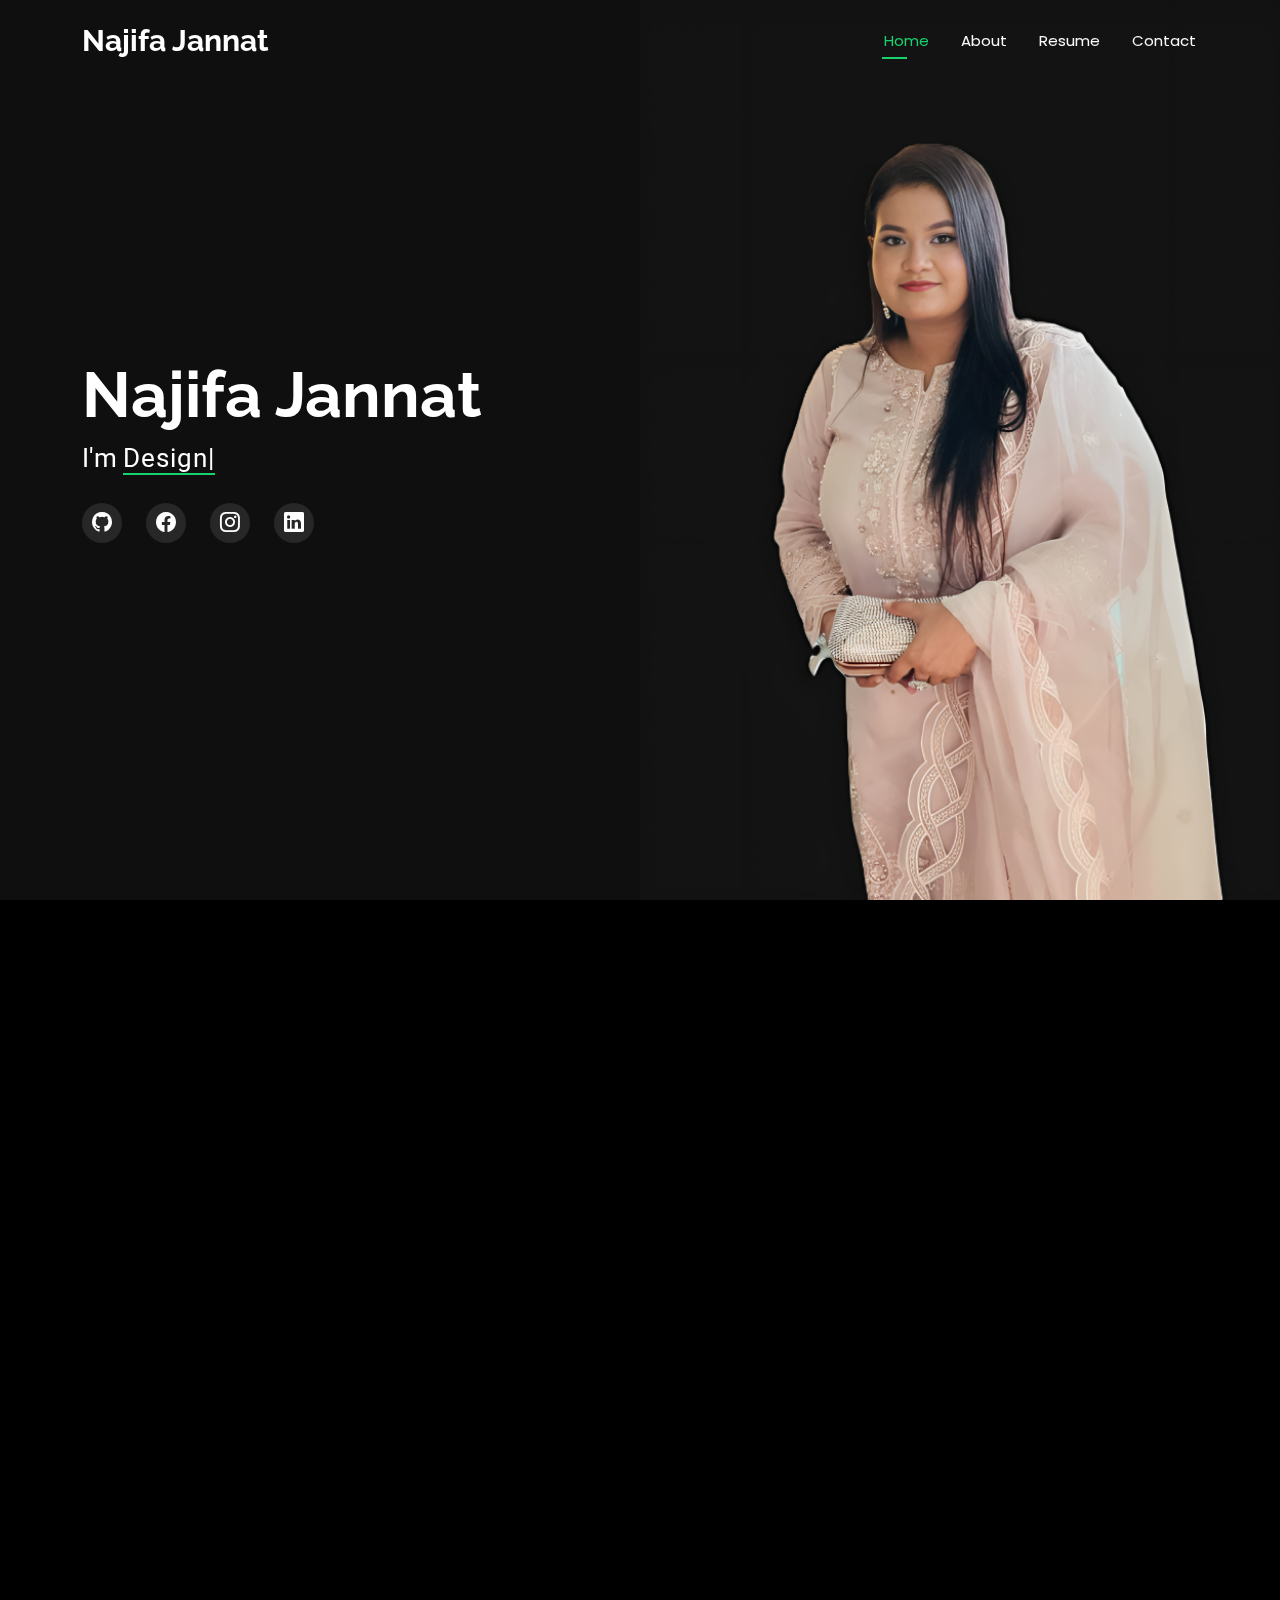
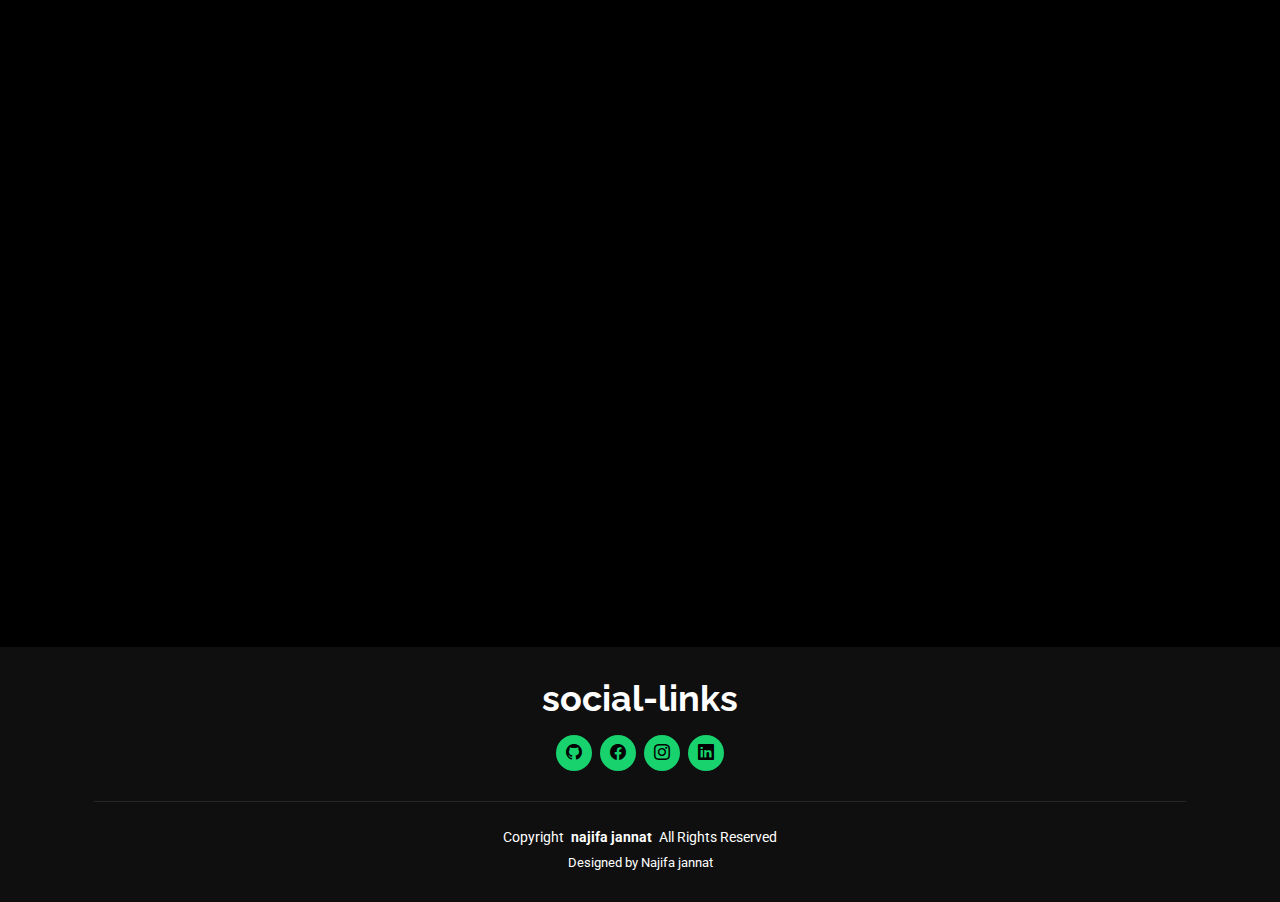
<file: Personal/index.html>
<!DOCTYPE html>
<html lang="en">

<head>
  <meta charset="utf-8">
  <meta content="width=device-width, initial-scale=1.0" name="viewport">
  <title>Index - Najifa Jannat</title>
  <meta name="description" content="">
  <meta name="keywords" content="">

  <!-- Favicons -->
  <link href="assets/img/favicon.png" rel="icon">
  <link href="assets/img/apple-touch-icon.png" rel="apple-touch-icon">

  <!-- Fonts -->
  <link href="https://fonts.googleapis.com" rel="preconnect">
  <link href="https://fonts.gstatic.com" rel="preconnect" crossorigin>
  <link href="https://fonts.googleapis.com/css2?family=Roboto:ital,wght@0,100;0,300;0,400;0,500;0,700;0,900;1,100;1,300;1,400;1,500;1,700;1,900&family=Poppins:ital,wght@0,100;0,200;0,300;0,400;0,500;0,600;0,700;0,800;0,900;1,100;1,200;1,300;1,400;1,500;1,600;1,700;1,800;1,900&family=Raleway:ital,wght@0,100;0,200;0,300;0,400;0,500;0,600;0,700;0,800;0,900;1,100;1,200;1,300;1,400;1,500;1,600;1,700;1,800;1,900&display=swap" rel="stylesheet">

  <!-- Vendor CSS Files -->
  <link href="assets/vendor/bootstrap/css/bootstrap.min.css" rel="stylesheet">
  <link href="assets/vendor/bootstrap-icons/bootstrap-icons.css" rel="stylesheet">
  <link href="assets/vendor/aos/aos.css" rel="stylesheet">
  <link href="assets/vendor/swiper/swiper-bundle.min.css" rel="stylesheet">
  <link href="assets/vendor/glightbox/css/glightbox.min.css" rel="stylesheet">

  <!-- Main CSS File -->
  <link href="assets/css/main.css" rel="stylesheet">

  <!-- =======================================================
  * Template Name: Personal
  * Template URL: https://bootstrapmade.com/personal-free-resume-bootstrap-template/
  * Updated: Mar 05 2025 with Bootstrap v5.3.3
  * Author: BootstrapMade.com
  * License: https://bootstrapmade.com/license/
  ======================================================== -->
</head>

<body class="index-page">

  <header id="header" class="header d-flex align-items-center fixed-top">
    <div class="container-fluid container-xl position-relative d-flex align-items-center justify-content-between">

      <a href="index.html" class="logo d-flex align-items-center">
        <!-- Uncomment the line below if you also wish to use an image logo -->
        <!-- <img src="assets/img/logo.webp" alt=""> -->
        <h1 class="sitename">Najifa Jannat</h1>
      </a>

      <nav id="navmenu" class="navmenu">
        <ul>
          <li><a href="index.html" class="active">Home</a></li>
          <li><a href="about.html">About</a></li>
          <li><a href="resume.html">Resume</a></li>
        <!--<li><a href="services.html">Services</a></li>-->
           <!--<li><a href="portfolio.html">Portfolio</a></li>-->
          <li><a href="contact.html">Contact</a></li>
        </ul>
        <i class="mobile-nav-toggle d-xl-none bi bi-list"></i>
      </nav>

    </div>
  </header>

  <main class="main">

    <!-- Hero Section -->
    <section id="hero" class="hero section dark-background">

      <img src="assets/img/hero.png" alt="" data-aos="fade-in">

      <div class="container" data-aos="zoom-out" data-aos-delay="100">
        <h2>Najifa Jannat</h2>
        <p>I'm <span class="typed" data-typed-items="Designer, Developer, Digital Marketer"></span><span class="typed-cursor typed-cursor--blink"></span></p>
        <div class="social-links">
          <a href="https://github.com/Konichiwaa"><i class="bi bi-github"></i></a>
          <a href="https://www.facebook.com/najjifa"><i class="bi bi-facebook"></i></a>
          <a href="https://www.instagram.com/najiifa.jannat/"><i class="bi bi-instagram"></i></a>
          <a href="https://www.linkedin.com/in/najifa-jannat"><i class="bi bi-linkedin"></i></a>
        </div>
      </div>

    </section><!-- /Hero Section -->

  </main>

      <!-- About Section -->
    <section id="about" class="about section">

      <div class="container" data-aos="fade-up" data-aos-delay="100">

        <div class="row gy-4 justify-content-center">
          <div class="col-lg-4">
            <img src="assets/img/profile.png" class="img-fluid" alt="">
          </div>
          <div class="col-lg-8 content">
            <h1>About Me</h1>
            <h2>I am a Web Developer &amp; Digital Marketer  .</h2>
            <p class="fst-italic py-3">
             I am passionate about building visually appealing, functional, and user-friendly websites while helping businesses grow through effective digital marketing strategies. My expertise includes HTML, CSS, JavaScript, Tailwind CSS, and React, which I use to create responsive and dynamic web solutions.
             <div>Alongside web development, I specialize in SEO, social media marketing, and online branding, helping businesses reach their audience effectively and increase engagement. I focus on delivering projects that are not only technically sound but also aligned with client goals.
  
    By curiosity and creativity, I enjoy learning new tools and keeping up with industry trends to stay ahead. My mission is to build websites and marketing campaigns that make an impact and deliver measurable results.
           </div>
           </p>
            <div class="row">
              <div class="col-lg-6">
                <ul>
                  <li><i class="icon bi bi-telephone flex-shrink-0"></i> <strong>Phone:</strong> <span>01944690543</span></li>
                  <!--<li><i class="bi bi-chevron-right"></i> <strong>Website:</strong> <span>www.example.com</span></li>-->
                  <li><i class="icon bi bi-envelope flex-shrink-0"></i> <strong>Email:</strong> <span>najifajannat22@gmail.com</span></li>
                  <li><i class="icon bi bi-geo-alt flex-shrink-0"></i> <strong>City:</strong> <span>Chittagong , Bangladesh</span></li>
                </ul>
              </div>
              <!--<div class="col-lg-6">
                <ul>
                  <li><i class="bi bi-chevron-right"></i> <strong>Age:</strong> <span>30</span></li>
                  <li><i class="bi bi-chevron-right"></i> <strong>Degree:</strong> <span>Bechelor</span></li>
                  <li><i class="bi bi-chevron-right"></i> <strong>Email:</strong> <span>najifajannat22@gmail.com</span></li>
                  <li><i class="bi bi-chevron-right"></i> <strong>Freelance:</strong> <span>Available</span></li>-->
                </ul>
              </div>
            </div>
            <p class="py-3">
              
            </p>
          </div>
        </div>

      </div>

    </section><!-- /About Section -->

    <!-- Stats Section -->
   <!-- /Stats Section -->

    <!-- Skills Section -->
    <section id="skills" class="skills section">

      <!-- Section Title -->
      <div class="container section-title" data-aos="fade-up">
        <h2>Skills</h2>
        <div><span>My</span> <span class="description-title">Skills</span></div>
      </div><!-- End Section Title -->

      <div class="container" data-aos="fade-up" data-aos-delay="100">

        <div class="row skills-content skills-animation">

          <div class="col-lg-6">

            <div class="progress">
              <span class="skill"><span>HTML</span> <i class="val">90%</i></span>
              <div class="progress-bar-wrap">
                <div class="progress-bar" role="progressbar" aria-valuenow="90" aria-valuemin="0" aria-valuemax="100"></div>
              </div>
            </div><!-- End Skills Item -->

            <div class="progress">
              <span class="skill"><span>CSS</span> <i class="val">80%</i></span>
              <div class="progress-bar-wrap">
                <div class="progress-bar" role="progressbar" aria-valuenow="80" aria-valuemin="0" aria-valuemax="100"></div>
              </div>
            </div><!-- End Skills Item -->

            <div class="progress">
              <span class="skill"><span>JavaScript</span> <i class="val">75%</i></span>
              <div class="progress-bar-wrap">
                <div class="progress-bar" role="progressbar" aria-valuenow="75" aria-valuemin="0" aria-valuemax="100"></div>
              </div>
            </div><!-- End Skills Item -->

          </div>

          <div class="col-lg-6">

            <div class="progress">
              <span class="skill"><span>PHP</span> <i class="val">80%</i></span>
              <div class="progress-bar-wrap">
                <div class="progress-bar" role="progressbar" aria-valuenow="80" aria-valuemin="0" aria-valuemax="100"></div>
              </div>
            </div><!-- End Skills Item -->

            <div class="progress">
              <span class="skill"><span>WordPress</span> <i class="val">90%</i></span>
              <div class="progress-bar-wrap">
                <div class="progress-bar" role="progressbar" aria-valuenow="90" aria-valuemin="0" aria-valuemax="100"></div>
              </div>
            </div><!-- End Skills Item -->

            <div class="progress">
              <span class="skill"><span>Photoshop</span> <i class="val">55%</i></span>
              <div class="progress-bar-wrap">
                <div class="progress-bar" role="progressbar" aria-valuenow="55" aria-valuemin="0" aria-valuemax="100"></div>
              </div>
            </div><!-- End Skills Item -->

          </div>

        </div>

      </div>

    </section><!-- /Skills Section -->

   

  </main>

    <!-- Resume Section -->
    <section id="resume" class="resume section">

      <div class="container">

        <div class="row">

          <div class="col-lg-6" data-aos="fade-up" data-aos-delay="100">
            <h3 class="resume-title">Sumary</h3>

            <h3 class="resume-title">Education</h3>
            <div class="resume-item">
              <h4>Bachelor of computer science and Engineering  </h4>
              <h5>2021 - Present</h5>
              <p><em>International Islamic University Chittagong, Kumira, Chittagong</em></p>
              <!--<p>Qui deserunt veniam. Et sed aliquam labore tempore sed quisquam iusto autem sit. Ea vero voluptatum qui ut dignissimos deleniti nerada porti sand markend</p>-->
            </div><!-- Edn Resume Item -->

            <div class="resume-item">
              <h4>Higher Secondary Certificate</h4>
              <h5>2020</h5>
              <p><em>Agrabad Mohila Collage, Agrabad, Chittagong</em></p>
              <!--<p>Quia nobis sequi est occaecati aut. Repudiandae et iusto quae reiciendis et quis Eius vel ratione eius unde vitae rerum voluptates asperiores voluptatem Earum molestiae consequatur neque etlon sader mart dila</p>-->
            </div>

            <div class="resume-item">
              <h4>Secondary School Certificate</h4>
              <h5>2018</h5>
              <p><em>Academy Laboratory School, Sagarika, Chittagong</em></p>
              <!--<p>Quia nobis sequi est occaecati aut. Repudiandae et iusto quae reiciendis et quis Eius vel ratione eius unde vitae rerum voluptates asperiores voluptatem Earum molestiae consequatur neque etlon sader mart dila</p>-->
            </div>
            <!-- Edn Resume Item -->

          </div>

          <div class="col-lg-6" data-aos="fade-up" data-aos-delay="200">
            <h3 class="resume-title">Courses</h3>
            <div class="resume-item">
              <h4>Digital Marketing</h4>
              <h5>2024</h5>
              <p><em>EDGE-IIUC </em></p>
                 <div class="col-lg-10">
            <img src="assets/img/course.jpeg" class="img-fluid" >
          </div>
             

            </div><!-- Edn Resume Item -->

            <div class="resume-item">
              <h4>Robust Python API</h4>
              <h5>2023</h5>
              <p><em>IEEE-IIUC</em></p>
               <div class="col-lg-10">
            <img src="assets/img/python.png" class="img-fluid" >
          </div>
              
            </div><!-- Edn Resume Item -->

          </div>

        </div>

      </div>

    </section><!-- /Resume Section -->

            

  </main>



    <!-- Contact Section -->
    <section id="contact" class="contact section">

      <div class="container" data-aos="fade-up" data-aos-delay="100">

        <div class="row gy-4">

          <div class="col-md-6">
            <div class="info-item d-flex align-items-center" data-aos="fade-up" data-aos-delay="200">
              <i class="icon bi bi-geo-alt flex-shrink-0"></i>
              <div>
                <h3>Address</h3>
                <p>Ak House , Sagarika Road , Chattogram , Chattogram  4219</p>
              </div>
            </div>
          </div><!-- End Info Item -->

          <div class="col-md-6">
            <div class="info-item d-flex align-items-center" data-aos="fade-up" data-aos-delay="300">
              <i class="icon bi bi-telephone flex-shrink-0"></i>
              <div>
                <h3>Call Me</h3>
                <p>+880-1944690543</p>
              </div>
            </div>
          </div><!-- End Info Item -->

          <div class="col-md-6">
            <div class="info-item d-flex align-items-center" data-aos="fade-up" data-aos-delay="400">
              <i class="icon bi bi-envelope flex-shrink-0"></i>
              <div>
                <h3>Email Us</h3>
                <p>najifajannat22@gmail.com</p>
              </div>
            </div>
          </div><!-- End Info Item -->

          <div class="col-md-6">
            <div class="info-item d-flex align-items-center" data-aos="fade-up" data-aos-delay="500">
              <i class="icon bi bi-share flex-shrink-0"></i>
              <div>
                <h3>Social Profiles</h3>
                <div class="social-links">
                   <a href="https://github.com/Konichiwaa"><i class="bi bi-github"></i></a>
                   <a href="https://www.facebook.com/najjifa"><i class="bi bi-facebook"></i></a>
                   <a href="https://www.instagram.com/najiifa.jannat/"><i class="bi bi-instagram"></i></a>
                   <a href="https://www.linkedin.com/in/najifa-jannat"><i class="bi bi-linkedin"></i></a>
                </div>
              </div>
            </div>
          </div><!-- End Info Item -->

        </div>

        <form action="forms/contact.php" method="post" class="php-email-form" data-aos="fade-up" data-aos-delay="600">
          <div class="row gy-4">

            <div class="col-md-6">
              <input type="text" name="name" class="form-control" placeholder="Your Name" required="">
            </div>

            <div class="col-md-6 ">
              <input type="email" class="form-control" name="email" placeholder="Your Email" required="">
            </div>

            <div class="col-md-12">
              <input type="text" class="form-control" name="subject" placeholder="Subject" required="">
            </div>

            <div class="col-md-12">
              <textarea class="form-control" name="message" rows="6" placeholder="Message" required=""></textarea>
            </div>

            <div class="col-md-12 text-center">
              <div class="loading">Loading</div>
              <div class="error-message"></div>
              <div class="sent-message">Your message has been sent. Thank you!</div>

              <button type="submit">Send Message</button>
            </div>

          </div>
        </form><!-- End Contact Form -->

      </div>

    </section><!-- /Contact Section -->

  </main>

  <footer id="footer" class="footer dark-background">
    <div class="container">
      <h3 class="sitename">social-links</h3>
     
      <div class="social-links d-flex justify-content-center">
         <a href="https://github.com/Konichiwaa"><i class="bi bi-github"></i></a>
          <a href="https://www.facebook.com/najjifa"><i class="bi bi-facebook"></i></a>
          <a href="https://www.instagram.com/najiifa.jannat/"><i class="bi bi-instagram"></i></a>
          <a href="https://www.linkedin.com/in/najifa-jannat"><i class="bi bi-linkedin"></i></a>
      </div>
      <div class="container">
        <div class="copyright">
          <span>Copyright</span> <strong class="px-1 sitename">najifa jannat</strong> <span>All Rights Reserved</span>
        </div>
        <div class="credits">
          <!-- All the links in the footer should remain intact. -->
          <!-- You can delete the links only if you've purchased the pro version. -->
          <!-- Licensing information: https://bootstrapmade.com/license/ -->
          <!-- Purchase the pro version with working PHP/AJAX contact form: [buy-url] -->
          Designed by Najifa jannat</a>
        </div>
      </div>
    </div>
  </footer>

  <!-- Scroll Top -->
  <a href="#" id="scroll-top" class="scroll-top d-flex align-items-center justify-content-center"><i class="bi bi-arrow-up-short"></i></a>

  <!-- Preloader -->
  <div id="preloader"></div>

  <!-- Vendor JS Files -->
  <script src="assets/vendor/bootstrap/js/bootstrap.bundle.min.js"></script>
  <script src="assets/vendor/php-email-form/validate.js"></script>
  <script src="assets/vendor/aos/aos.js"></script>
  <script src="assets/vendor/typed.js/typed.umd.js"></script>
  <script src="assets/vendor/purecounter/purecounter_vanilla.js"></script>
  <script src="assets/vendor/waypoints/noframework.waypoints.js"></script>
  <script src="assets/vendor/swiper/swiper-bundle.min.js"></script>
  <script src="assets/vendor/glightbox/js/glightbox.min.js"></script>
  <script src="assets/vendor/imagesloaded/imagesloaded.pkgd.min.js"></script>
  <script src="assets/vendor/isotope-layout/isotope.pkgd.min.js"></script>

  <!-- Main JS File -->
  <script src="assets/js/main.js"></script>

</body>

</html>
</file>
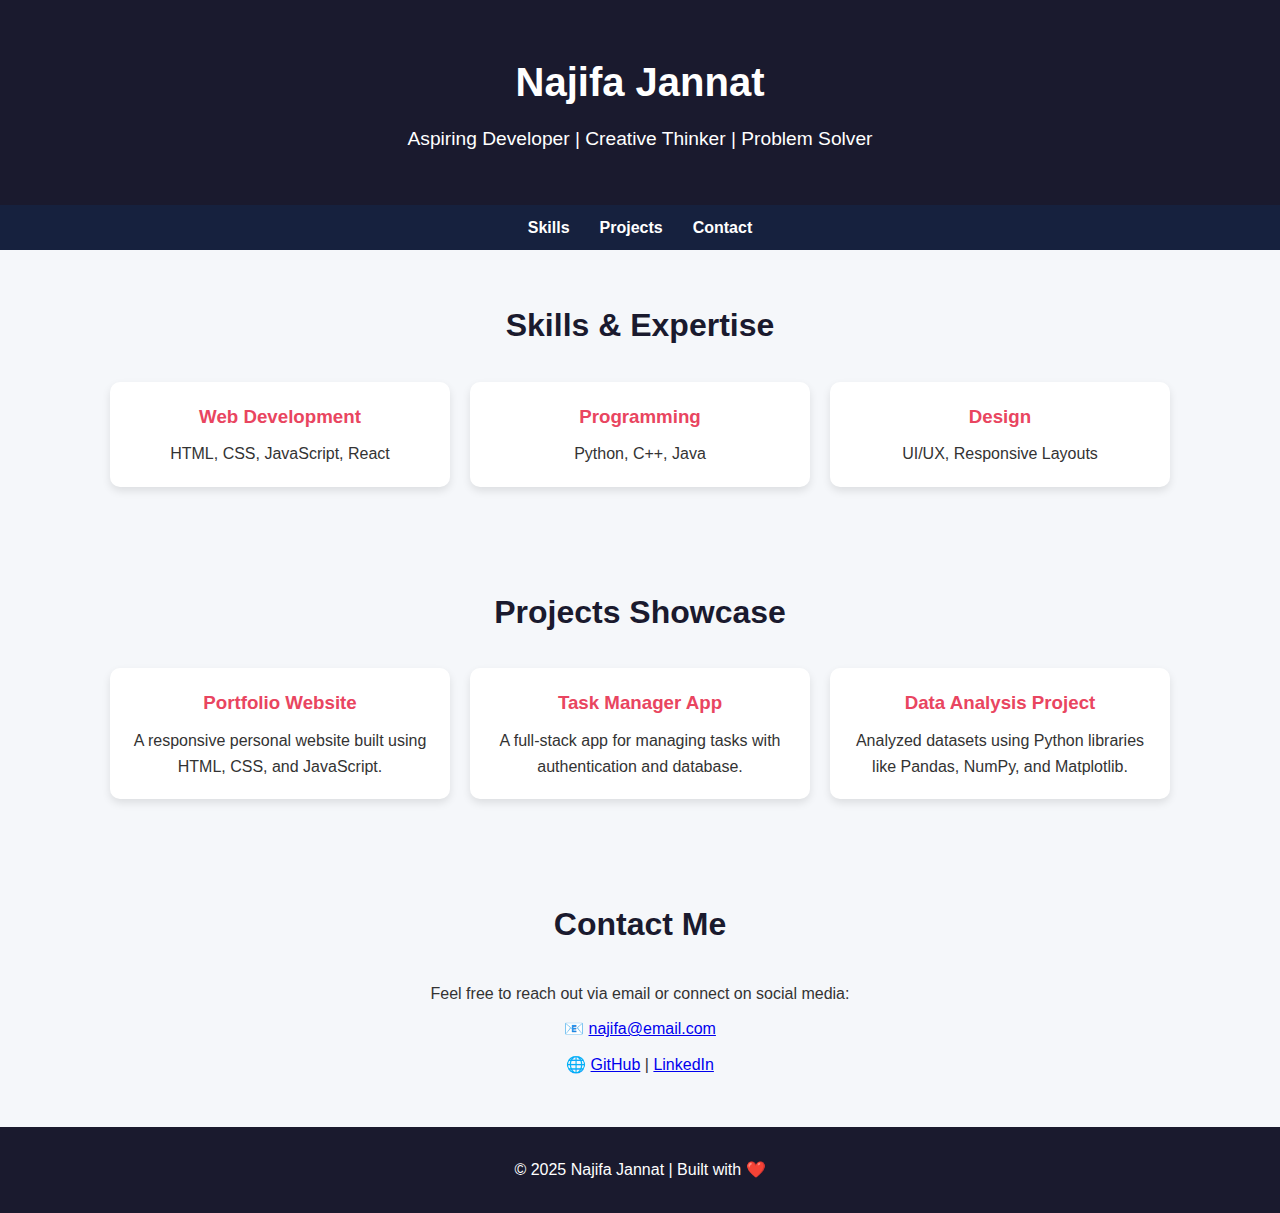
<file: ho.html>
<!DOCTYPE html>
<html lang="en">
<head>
  <meta charset="UTF-8">
  <meta name="viewport" content="width=device-width, initial-scale=1.0">
  <title>My Portfolio</title>
  <style>
    /* Reset */
    * { margin: 0; padding: 0; box-sizing: border-box; font-family: Arial, sans-serif; }

    body {
      line-height: 1.6;
      color: #333;
      background: #f5f7fa;
    }

    header {
      background: #1a1a2e;
      color: #fff;
      padding: 50px 20px;
      text-align: center;
    }
    header h1 { font-size: 2.5rem; margin-bottom: 10px; }
    header p { font-size: 1.2rem; }

    nav {
      display: flex;
      justify-content: center;
      background: #16213e;
      padding: 10px;
    }
    nav a {
      color: #fff;
      text-decoration: none;
      margin: 0 15px;
      font-weight: bold;
      transition: color 0.3s;
    }
    nav a:hover { color: #e94560; }

    section {
      padding: 50px 20px;
      max-width: 1100px;
      margin: auto;
    }
    section h2 {
      text-align: center;
      margin-bottom: 30px;
      font-size: 2rem;
      color: #1a1a2e;
    }

    .skills, .projects {
      display: grid;
      grid-template-columns: repeat(auto-fit, minmax(250px, 1fr));
      gap: 20px;
    }
    .card {
      background: #fff;
      padding: 20px;
      border-radius: 10px;
      box-shadow: 0 4px 8px rgba(0,0,0,0.1);
      text-align: center;
      transition: transform 0.2s;
    }
    .card:hover { transform: translateY(-5px); }
    .card h3 { margin-bottom: 10px; color: #e94560; }

    footer {
      text-align: center;
      padding: 30px;
      background: #1a1a2e;
      color: #fff;
    }
    footer a {
      color: #e94560;
      margin: 0 10px;
      text-decoration: none;
    }

    /* Responsive */
    @media(max-width: 600px){
      header h1 { font-size: 2rem; }
      nav { flex-direction: column; }
      nav a { margin: 10px 0; }
    }
  </style>
</head>
<body>

  <!-- Header -->
  <header>
    <h1>Najifa Jannat</h1>
    <p>Aspiring Developer | Creative Thinker | Problem Solver</p>
  </header>

  <!-- Navigation -->
  <nav>
    <a href="#skills">Skills</a>
    <a href="#projects">Projects</a>
    <a href="#contact">Contact</a>
  </nav>

  <!-- Skills Section -->
  <section id="skills">
    <h2>Skills & Expertise</h2>
    <div class="skills">
      <div class="card">
        <h3>Web Development</h3>
        <p>HTML, CSS, JavaScript, React</p>
      </div>
      <div class="card">
        <h3>Programming</h3>
        <p>Python, C++, Java</p>
      </div>
      <div class="card">
        <h3>Design</h3>
        <p>UI/UX, Responsive Layouts</p>
      </div>
    </div>
  </section>

  <!-- Projects Section -->
  <section id="projects">
    <h2>Projects Showcase</h2>
    <div class="projects">
      <div class="card">
        <h3>Portfolio Website</h3>
        <p>A responsive personal website built using HTML, CSS, and JavaScript.</p>
      </div>
      <div class="card">
        <h3>Task Manager App</h3>
        <p>A full-stack app for managing tasks with authentication and database.</p>
      </div>
      <div class="card">
        <h3>Data Analysis Project</h3>
        <p>Analyzed datasets using Python libraries like Pandas, NumPy, and Matplotlib.</p>
      </div>
    </div>
  </section>

  <!-- Contact Section -->
  <section id="contact">
    <h2>Contact Me</h2>
    <p style="text-align:center;">Feel free to reach out via email or connect on social media:</p>
    <p style="text-align:center; margin-top:10px;">
      📧 <a href="mailto:najifa@email.com">najifa@email.com</a>
    </p>
    <p style="text-align:center; margin-top:10px;">
      🌐 
      <a href="https://github.com/username" target="_blank">GitHub</a> | 
      <a href="https://linkedin.com/in/username" target="_blank">LinkedIn</a>
    </p>
  </section>

  <!-- Footer -->
  <footer>
    <p>&copy; 2025 Najifa Jannat | Built with ❤️</p>
  </footer>

</body>
</html>
</file>
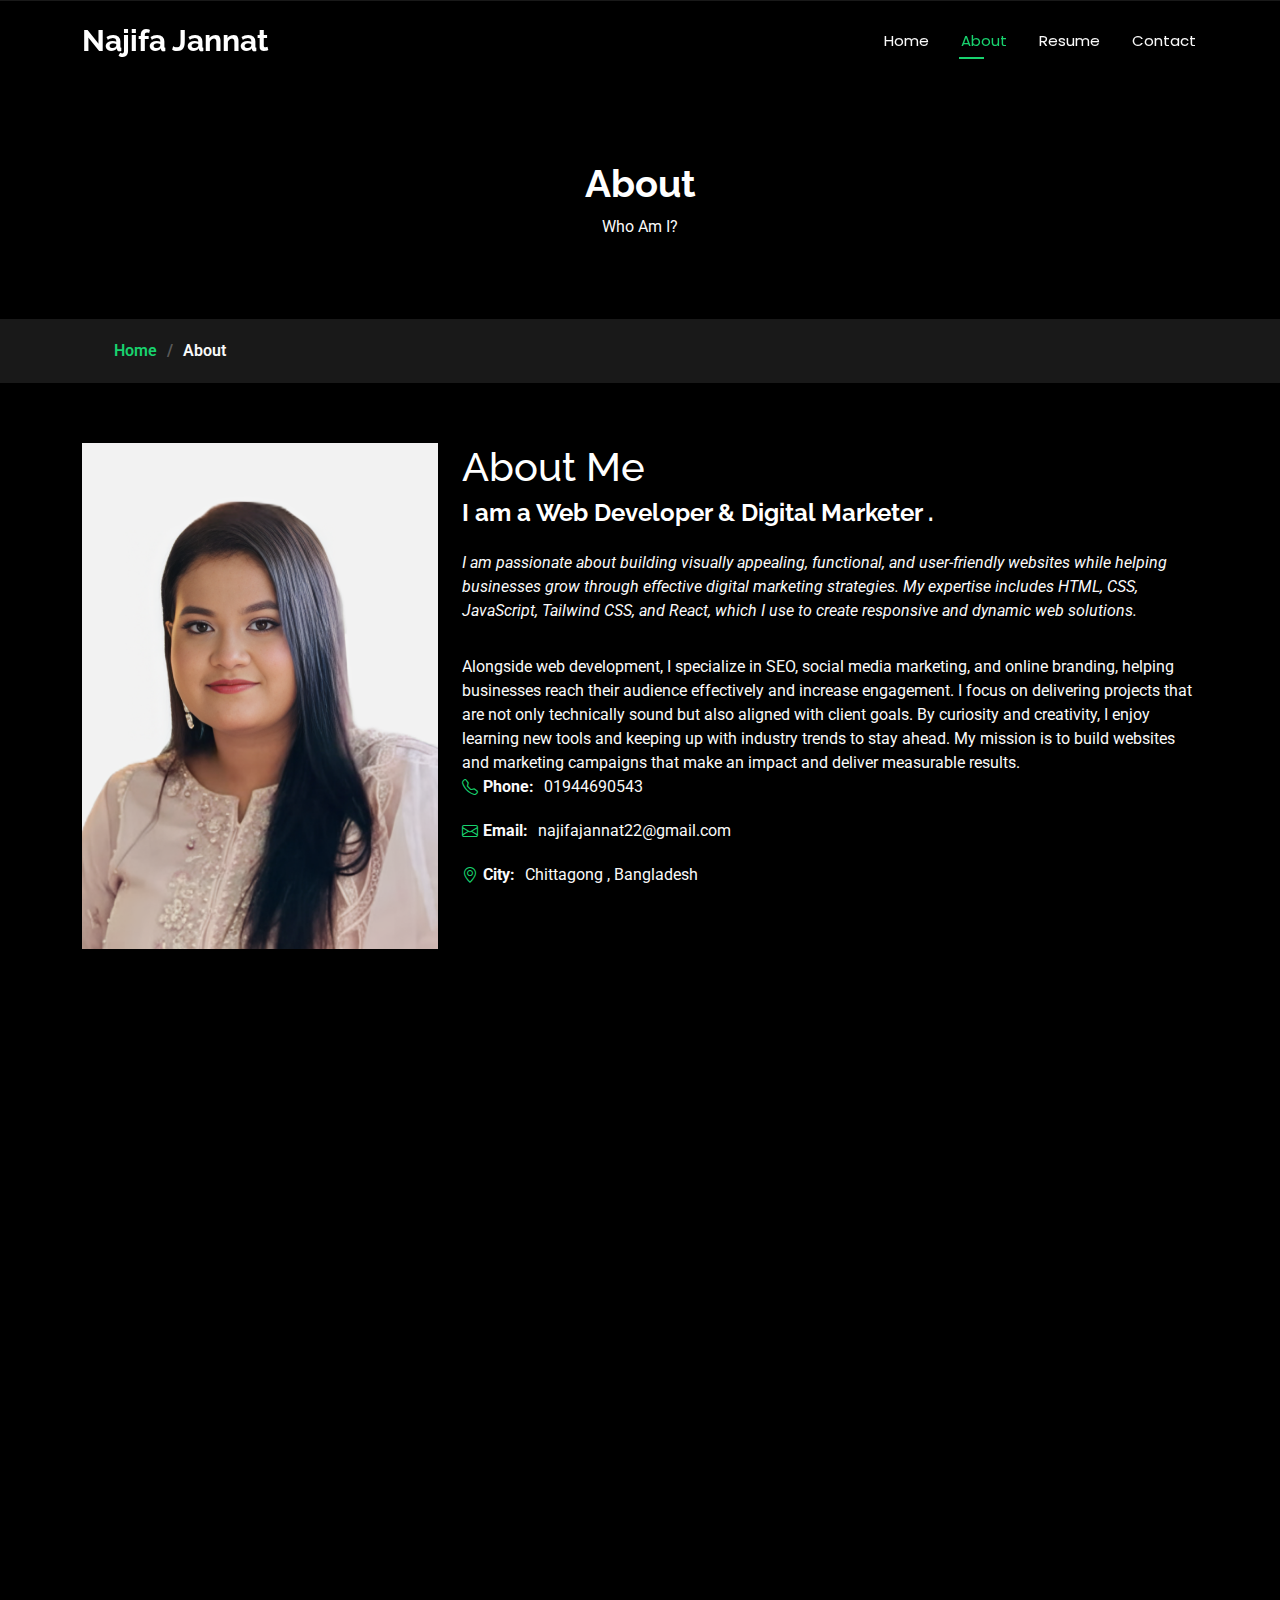
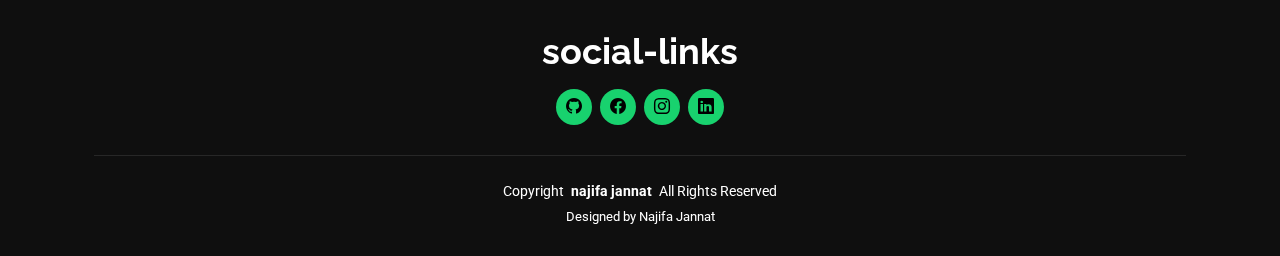
<file: Personal/about.html>
<!DOCTYPE html>
<html lang="en">

<head>
  <meta charset="utf-8">
  <meta content="width=device-width, initial-scale=1.0" name="viewport">
  <title>About - Najifa Jannat </title>
  <meta name="description" content="">
  <meta name="keywords" content="">

  <!-- Favicons--> 
  <link href="assets/img/favicon.png" rel="icon">
  <link href="assets/img/apple-touch-icon.png" rel="apple-touch-icon">

  <!-- Fonts -->
  <link href="https://fonts.googleapis.com" rel="preconnect">
  <link href="https://fonts.gstatic.com" rel="preconnect" crossorigin>
  <link href="https://fonts.googleapis.com/css2?family=Roboto:ital,wght@0,100;0,300;0,400;0,500;0,700;0,900;1,100;1,300;1,400;1,500;1,700;1,900&family=Poppins:ital,wght@0,100;0,200;0,300;0,400;0,500;0,600;0,700;0,800;0,900;1,100;1,200;1,300;1,400;1,500;1,600;1,700;1,800;1,900&family=Raleway:ital,wght@0,100;0,200;0,300;0,400;0,500;0,600;0,700;0,800;0,900;1,100;1,200;1,300;1,400;1,500;1,600;1,700;1,800;1,900&display=swap" rel="stylesheet">

  <!-- Vendor CSS Files -->
  <link href="assets/vendor/bootstrap/css/bootstrap.min.css" rel="stylesheet">
  <link href="assets/vendor/bootstrap-icons/bootstrap-icons.css" rel="stylesheet">
  <link href="assets/vendor/aos/aos.css" rel="stylesheet">
  <link href="assets/vendor/swiper/swiper-bundle.min.css" rel="stylesheet">
  <link href="assets/vendor/glightbox/css/glightbox.min.css" rel="stylesheet">

  <!-- Main CSS File -->
  <link href="assets/css/main.css" rel="stylesheet">

  <!-- =======================================================
  * Template Name: Personal
  * Template URL: https://bootstrapmade.com/personal-free-resume-bootstrap-template/
  * Updated: Mar 05 2025 with Bootstrap v5.3.3
  * Author: BootstrapMade.com
  * License: https://bootstrapmade.com/license/
  ======================================================== -->
</head>

<body class="about-page">

  <header id="header" class="header d-flex align-items-center fixed-top">
    <div class="container-fluid container-xl position-relative d-flex align-items-center justify-content-between">

      <a href="index.html" class="logo d-flex align-items-center">
        <!-- Uncomment the line below if you also wish to use an image logo -->
        <!-- <img src="assets/img/logo.webp" alt=""> -->
        <h1 class="sitename">Najifa Jannat</h1>
      </a>

      <nav id="navmenu" class="navmenu">
        <ul>
          <li><a href="index.html">Home</a></li>
          <li><a href="about.html" class="active">About</a></li>
          <li><a href="resume.html">Resume</a></li>
          <!--<li><a href="services.html">Services</a></li>-->
          <!--<li><a href="portfolio.html">Portfolio</a></li>-->
      
          <li><a href="contact.html">Contact</a></li>
        </ul>
        <i class="mobile-nav-toggle d-xl-none bi bi-list"></i>
      </nav>

    </div>
  </header>

  <main class="main">

    <!-- Page Title -->
    <div class="page-title" data-aos="fade">
      <div class="heading">
        <div class="container">
          <div class="row d-flex justify-content-center text-center">
            <div class="col-lg-8">
              <h1>About</h1>
              <p class="mb-0">Who Am I?</p>
            </div>
          </div>
        </div>
      </div>
      <nav class="breadcrumbs">
        <div class="container">
          <ol>
            <li><a href="index.html">Home</a></li>
            <li class="current">About</li>
          </ol>
        </div>
      </nav>
    </div><!-- End Page Title -->
<section id="about" class="about section">

      <div class="container" data-aos="fade-up" data-aos-delay="100">

        <div class="row gy-4 justify-content-center">
          <div class="col-lg-4">
            <img src="assets/img/profile.png" class="img-fluid" alt="">
          </div>
          <div class="col-lg-8 content">
            <h1>About Me</h1>
            <h2>I am a Web Developer &amp; Digital Marketer  .</h2>
            <p class="fst-italic py-3">
             I am passionate about building visually appealing, functional, and user-friendly websites while helping businesses grow through effective digital marketing strategies. My expertise includes HTML, CSS, JavaScript, Tailwind CSS, and React, which I use to create responsive and dynamic web solutions.
             <div>Alongside web development, I specialize in SEO, social media marketing, and online branding, helping businesses reach their audience effectively and increase engagement. I focus on delivering projects that are not only technically sound but also aligned with client goals.
  
    By curiosity and creativity, I enjoy learning new tools and keeping up with industry trends to stay ahead. My mission is to build websites and marketing campaigns that make an impact and deliver measurable results.
           </div>
    
            <div class="row">
              <div class="col-lg-6">
                <ul>
                  <li><i class="icon bi bi-telephone flex-shrink-0"></i> <strong>Phone:</strong> <span>01944690543</span></li>
                  <!--<li><i class="bi bi-chevron-right"></i> <strong>Website:</strong> <span>www.example.com</span></li>-->
                  <li><i class="icon bi bi-envelope flex-shrink-0"></i> <strong>Email:</strong> <span>najifajannat22@gmail.com</span></li>
                  <li><i class="icon bi bi-geo-alt flex-shrink-0"></i> <strong>City:</strong> <span>Chittagong , Bangladesh</span></li>
                </ul>
              </div>
                
          
          </div>
        </div>

      </div>

    </section><!-- /About Section -->

    <!-- Stats Section -->
   <!-- /Stats Section -->

    <!-- Skills Section -->
    <section id="skills" class="skills section">

      <!-- Section Title -->
      <div class="container section-title" data-aos="fade-up">
        <h2>Skills</h2>
        <div><span>My</span> <span class="description-title">Skills</span></div>
      </div><!-- End Section Title -->

      <div class="container" data-aos="fade-up" data-aos-delay="100">

        <div class="row skills-content skills-animation">

          <div class="col-lg-6">

            <div class="progress">
              <span class="skill"><span>HTML</span> <i class="val">100%</i></span>
              <div class="progress-bar-wrap">
                <div class="progress-bar" role="progressbar" aria-valuenow="100" aria-valuemin="0" aria-valuemax="100"></div>
              </div>
            </div><!-- End Skills Item -->

            <div class="progress">
              <span class="skill"><span>CSS</span> <i class="val">90%</i></span>
              <div class="progress-bar-wrap">
                <div class="progress-bar" role="progressbar" aria-valuenow="90" aria-valuemin="0" aria-valuemax="100"></div>
              </div>
            </div><!-- End Skills Item -->

            <div class="progress">
              <span class="skill"><span>JavaScript</span> <i class="val">75%</i></span>
              <div class="progress-bar-wrap">
                <div class="progress-bar" role="progressbar" aria-valuenow="75" aria-valuemin="0" aria-valuemax="100"></div>
              </div>
            </div><!-- End Skills Item -->

          </div>

          <div class="col-lg-6">

            <div class="progress">
              <span class="skill"><span>PHP</span> <i class="val">80%</i></span>
              <div class="progress-bar-wrap">
                <div class="progress-bar" role="progressbar" aria-valuenow="80" aria-valuemin="0" aria-valuemax="100"></div>
              </div>
            </div><!-- End Skills Item -->

            <div class="progress">
              <span class="skill"><span>WordPress/CMS</span> <i class="val">90%</i></span>
              <div class="progress-bar-wrap">
                <div class="progress-bar" role="progressbar" aria-valuenow="90" aria-valuemin="0" aria-valuemax="100"></div>
              </div>
            </div><!-- End Skills Item -->

            <div class="progress">
              <span class="skill"><span>Photoshop</span> <i class="val">55%</i></span>
              <div class="progress-bar-wrap">
                <div class="progress-bar" role="progressbar" aria-valuenow="55" aria-valuemin="0" aria-valuemax="100"></div>
              </div>
            </div><!-- End Skills Item -->

          </div>

        </div>

      </div>

    </section><!-- /Skills Section -->

    <!-- Interests Section -->
    <section id="interests" class="interests section">

      <!-- Section Title -->
      <div class="container section-title" data-aos="fade-up">
        

          
          </div><!-- End Feature Item -->

        </div>

      </div>

    </section><!-- /Interests Section -->


  </main>

  <footer id="footer" class="footer dark-background">
    <div class="container">
      <h3 class="sitename">social-links</h3>
     
      <div class="social-links d-flex justify-content-center">
         <a href="https://github.com/Konichiwaa"><i class="bi bi-github"></i></a>
          <a href="https://www.facebook.com/najjifa"><i class="bi bi-facebook"></i></a>
          <a href="https://www.instagram.com/najiifa.jannat/"><i class="bi bi-instagram"></i></a>
          <a href="https://www.linkedin.com/in/najifa-jannat"><i class="bi bi-linkedin"></i></a>
      </div>
      <div class="container">
        <div class="copyright">
          <span>Copyright</span> <strong class="px-1 sitename">najifa jannat</strong> <span>All Rights Reserved</span>
        </div>
        <div class="credits">
          <!-- All the links in the footer should remain intact. -->
          <!-- You can delete the links only if you've purchased the pro version. -->
          <!-- Licensing information: https://bootstrapmade.com/license/ -->
          <!-- Purchase the pro version with working PHP/AJAX contact form: [buy-url] -->
          Designed by Najifa Jannat</a>
        </div>
      </div>
    </div>
  </footer>

  <!-- Scroll Top -->
  <a href="#" id="scroll-top" class="scroll-top d-flex align-items-center justify-content-center"><i class="bi bi-arrow-up-short"></i></a>

  <!-- Preloader -->
  <div id="preloader"></div>

  <!-- Vendor JS Files -->
  <script src="assets/vendor/bootstrap/js/bootstrap.bundle.min.js"></script>
  <script src="assets/vendor/php-email-form/validate.js"></script>
  <script src="assets/vendor/aos/aos.js"></script>
  <script src="assets/vendor/typed.js/typed.umd.js"></script>
  <script src="assets/vendor/purecounter/purecounter_vanilla.js"></script>
  <script src="assets/vendor/waypoints/noframework.waypoints.js"></script>
  <script src="assets/vendor/swiper/swiper-bundle.min.js"></script>
  <script src="assets/vendor/glightbox/js/glightbox.min.js"></script>
  <script src="assets/vendor/imagesloaded/imagesloaded.pkgd.min.js"></script>
  <script src="assets/vendor/isotope-layout/isotope.pkgd.min.js"></script>

  <!-- Main JS File -->
  <script src="assets/js/main.js"></script>

</body>

</html>
</file>
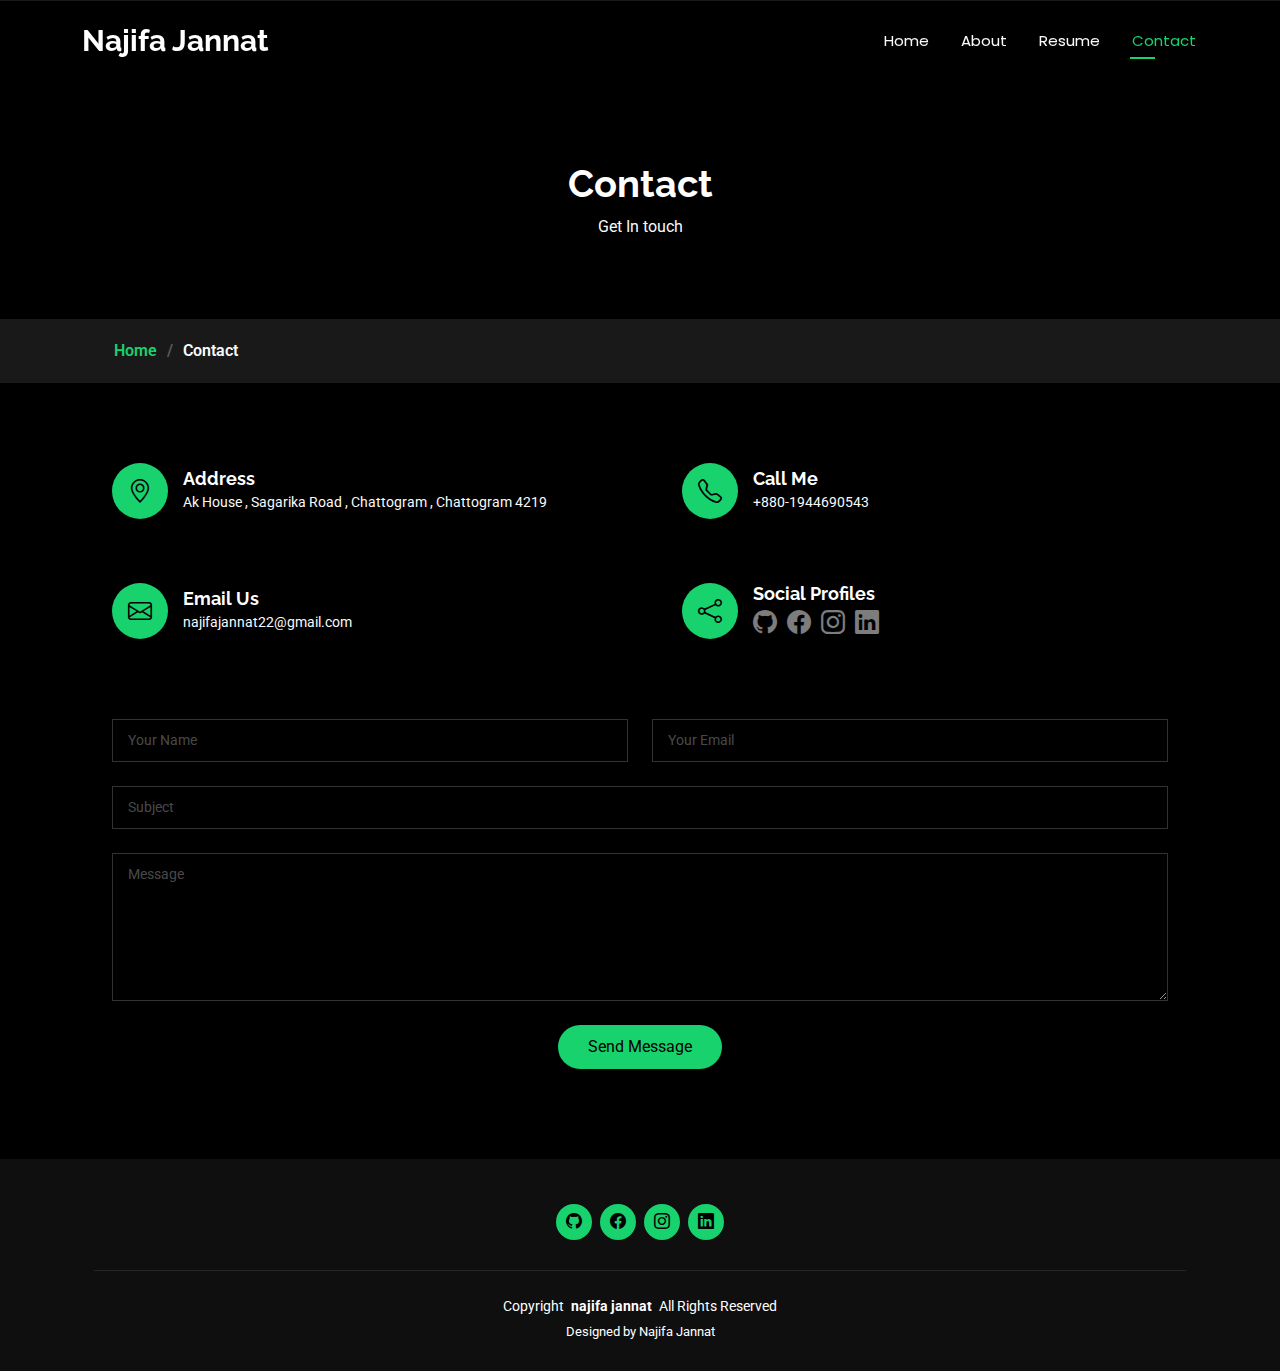
<file: Personal/contact.html>
<!DOCTYPE html>
<html lang="en">

<head>
  <meta charset="utf-8">
  <meta content="width=device-width, initial-scale=1.0" name="viewport">
  <title>Contact - Najifa Jannat </title>
  <meta name="description" content="">
  <meta name="keywords" content="">

  <!-- Favicons-->
  <link href="assets/img/favicon.png" rel="icon">
  <link href="assets/img/apple-touch-icon.png" rel="apple-touch-icon"> 

  <!-- Fonts -->
  <link href="https://fonts.googleapis.com" rel="preconnect">
  <link href="https://fonts.gstatic.com" rel="preconnect" crossorigin>
  <link href="https://fonts.googleapis.com/css2?family=Roboto:ital,wght@0,100;0,300;0,400;0,500;0,700;0,900;1,100;1,300;1,400;1,500;1,700;1,900&family=Poppins:ital,wght@0,100;0,200;0,300;0,400;0,500;0,600;0,700;0,800;0,900;1,100;1,200;1,300;1,400;1,500;1,600;1,700;1,800;1,900&family=Raleway:ital,wght@0,100;0,200;0,300;0,400;0,500;0,600;0,700;0,800;0,900;1,100;1,200;1,300;1,400;1,500;1,600;1,700;1,800;1,900&display=swap" rel="stylesheet">

  <!-- Vendor CSS Files -->
  <link href="assets/vendor/bootstrap/css/bootstrap.min.css" rel="stylesheet">
  <link href="assets/vendor/bootstrap-icons/bootstrap-icons.css" rel="stylesheet">
  <link href="assets/vendor/aos/aos.css" rel="stylesheet">
  <link href="assets/vendor/swiper/swiper-bundle.min.css" rel="stylesheet">
  <link href="assets/vendor/glightbox/css/glightbox.min.css" rel="stylesheet">

  <!-- Main CSS File -->
  <link href="assets/css/main.css" rel="stylesheet">

  <!-- =======================================================
  * Template Name: Personal
  * Template URL: https://bootstrapmade.com/personal-free-resume-bootstrap-template/
  * Updated: Mar 05 2025 with Bootstrap v5.3.3
  * Author: BootstrapMade.com
  * License: https://bootstrapmade.com/license/
  ======================================================== -->
</head>

<body class="contact-page">

  <header id="header" class="header d-flex align-items-center fixed-top">
    <div class="container-fluid container-xl position-relative d-flex align-items-center justify-content-between">

      <a href="index.html" class="logo d-flex align-items-center">
        <!-- Uncomment the line below if you also wish to use an image logo -->
        <!-- <img src="assets/img/logo.webp" alt=""> -->
        <h1 class="sitename">Najifa Jannat</h1>
      </a>

      <nav id="navmenu" class="navmenu">
        <ul>
          <li><a href="index.html">Home</a></li>
          <li><a href="about.html">About</a></li>
          <li><a href="resume.html">Resume</a></li>
          <!--<li><a href="services.html">Services</a></li>-->
           <!--<li><a href="portfolio.html">Portfolio</a></li>-->
          <li><a href="contact.html" class="active">Contact</a></li>
        </ul>
        <i class="mobile-nav-toggle d-xl-none bi bi-list"></i>
      </nav>

    </div>
  </header>

  <main class="main">

    <!-- Page Title -->
    <div class="page-title" data-aos="fade">
      <div class="heading">
        <div class="container">
          <div class="row d-flex justify-content-center text-center">
            <div class="col-lg-8">
              <h1>Contact</h1>
              <p class="mb-0">Get In touch</p>
            </div>
          </div>
        </div>
      </div>
      <nav class="breadcrumbs">
        <div class="container">
          <ol>
            <li><a href="index.html">Home</a></li>
            <li class="current">Contact</li>
          </ol>
        </div>
      </nav>
    </div><!-- End Page Title -->

    <!-- Contact Section -->
    <section id="contact" class="contact section">

      <div class="container" data-aos="fade-up" data-aos-delay="100">

        <div class="row gy-4">

          <div class="col-md-6">
            <div class="info-item d-flex align-items-center" data-aos="fade-up" data-aos-delay="200">
              <i class="icon bi bi-geo-alt flex-shrink-0"></i>
              <div>
                <h3>Address</h3>
                <p>Ak House , Sagarika Road , Chattogram , Chattogram  4219</p>
              </div>
            </div>
          </div><!-- End Info Item -->

          <div class="col-md-6">
            <div class="info-item d-flex align-items-center" data-aos="fade-up" data-aos-delay="300">
              <i class="icon bi bi-telephone flex-shrink-0"></i>
              <div>
                <h3>Call Me</h3>
                <p>+880-1944690543</p>
              </div>
            </div>
          </div><!-- End Info Item -->

          <div class="col-md-6">
            <div class="info-item d-flex align-items-center" data-aos="fade-up" data-aos-delay="400">
              <i class="icon bi bi-envelope flex-shrink-0"></i>
              <div>
                <h3>Email Us</h3>
                <p>najifajannat22@gmail.com</p>
              </div>
            </div>
          </div><!-- End Info Item -->

          <div class="col-md-6">
            <div class="info-item d-flex align-items-center" data-aos="fade-up" data-aos-delay="500">
              <i class="icon bi bi-share flex-shrink-0"></i>
              <div>
                <h3>Social Profiles</h3>
                <div class="social-links">
                   <a href="https://github.com/Konichiwaa"><i class="bi bi-github"></i></a>
                   <a href="https://www.facebook.com/najjifa"><i class="bi bi-facebook"></i></a>
                   <a href="https://www.instagram.com/najiifa.jannat/"><i class="bi bi-instagram"></i></a>
                   <a href="https://www.linkedin.com/in/najifa-jannat"><i class="bi bi-linkedin"></i></a>
                </div>
              </div>
            </div>
          </div><!-- End Info Item -->

        </div>

        <form action="forms/contact.php" method="post" class="php-email-form" data-aos="fade-up" data-aos-delay="600">
          <div class="row gy-4">

            <div class="col-md-6">
              <input type="text" name="name" class="form-control" placeholder="Your Name" required="">
            </div>

            <div class="col-md-6 ">
              <input type="email" class="form-control" name="email" placeholder="Your Email" required="">
            </div>

            <div class="col-md-12">
              <input type="text" class="form-control" name="subject" placeholder="Subject" required="">
            </div>

            <div class="col-md-12">
              <textarea class="form-control" name="message" rows="6" placeholder="Message" required=""></textarea>
            </div>

            <div class="col-md-12 text-center">
              <div class="loading">Loading</div>
              <div class="error-message"></div>
              <div class="sent-message">Your message has been sent. Thank you!</div>

              <button type="submit">Send Message</button>
            </div>

          </div>
        </form><!-- End Contact Form -->

      </div>

    </section><!-- /Contact Section -->

  </main>

  <footer id="footer" class="footer dark-background">
    <div class="container">
      <h3 class="sitename"social-links></h3>
     
      <div class="social-links d-flex justify-content-center">
         <a href="https://github.com/Konichiwaa"><i class="bi bi-github"></i></a>
          <a href="https://www.facebook.com/najjifa"><i class="bi bi-facebook"></i></a>
          <a href="https://www.instagram.com/najiifa.jannat/"><i class="bi bi-instagram"></i></a>
          <a href="https://www.linkedin.com/in/najifa-jannat"><i class="bi bi-linkedin"></i></a>
      </div>
      <div class="container">
        <div class="copyright">
          <span>Copyright</span> <strong class="px-1 sitename">najifa jannat</strong> <span>All Rights Reserved</span>
        </div>
        <div class="credits">
          <!-- All the links in the footer should remain intact. -->
          <!-- You can delete the links only if you've purchased the pro version. -->
          <!-- Licensing information: https://bootstrapmade.com/license/ -->
          <!-- Purchase the pro version with working PHP/AJAX contact form: [buy-url] -->
          Designed by Najifa Jannat</a>
        </div>
      </div>
    </div>
  </footer>

  <!-- Scroll Top -->
  <a href="#" id="scroll-top" class="scroll-top d-flex align-items-center justify-content-center"><i class="bi bi-arrow-up-short"></i></a>

  <!-- Preloader -->
  <div id="preloader"></div>

  <!-- Vendor JS Files -->
  <script src="assets/vendor/bootstrap/js/bootstrap.bundle.min.js"></script>
  <script src="assets/vendor/php-email-form/validate.js"></script>
  <script src="assets/vendor/aos/aos.js"></script>
  <script src="assets/vendor/typed.js/typed.umd.js"></script>
  <script src="assets/vendor/purecounter/purecounter_vanilla.js"></script>
  <script src="assets/vendor/waypoints/noframework.waypoints.js"></script>
  <script src="assets/vendor/swiper/swiper-bundle.min.js"></script>
  <script src="assets/vendor/glightbox/js/glightbox.min.js"></script>
  <script src="assets/vendor/imagesloaded/imagesloaded.pkgd.min.js"></script>
  <script src="assets/vendor/isotope-layout/isotope.pkgd.min.js"></script>

  <!-- Main JS File -->
  <script src="assets/js/main.js"></script>

</body>

</html>
</file>
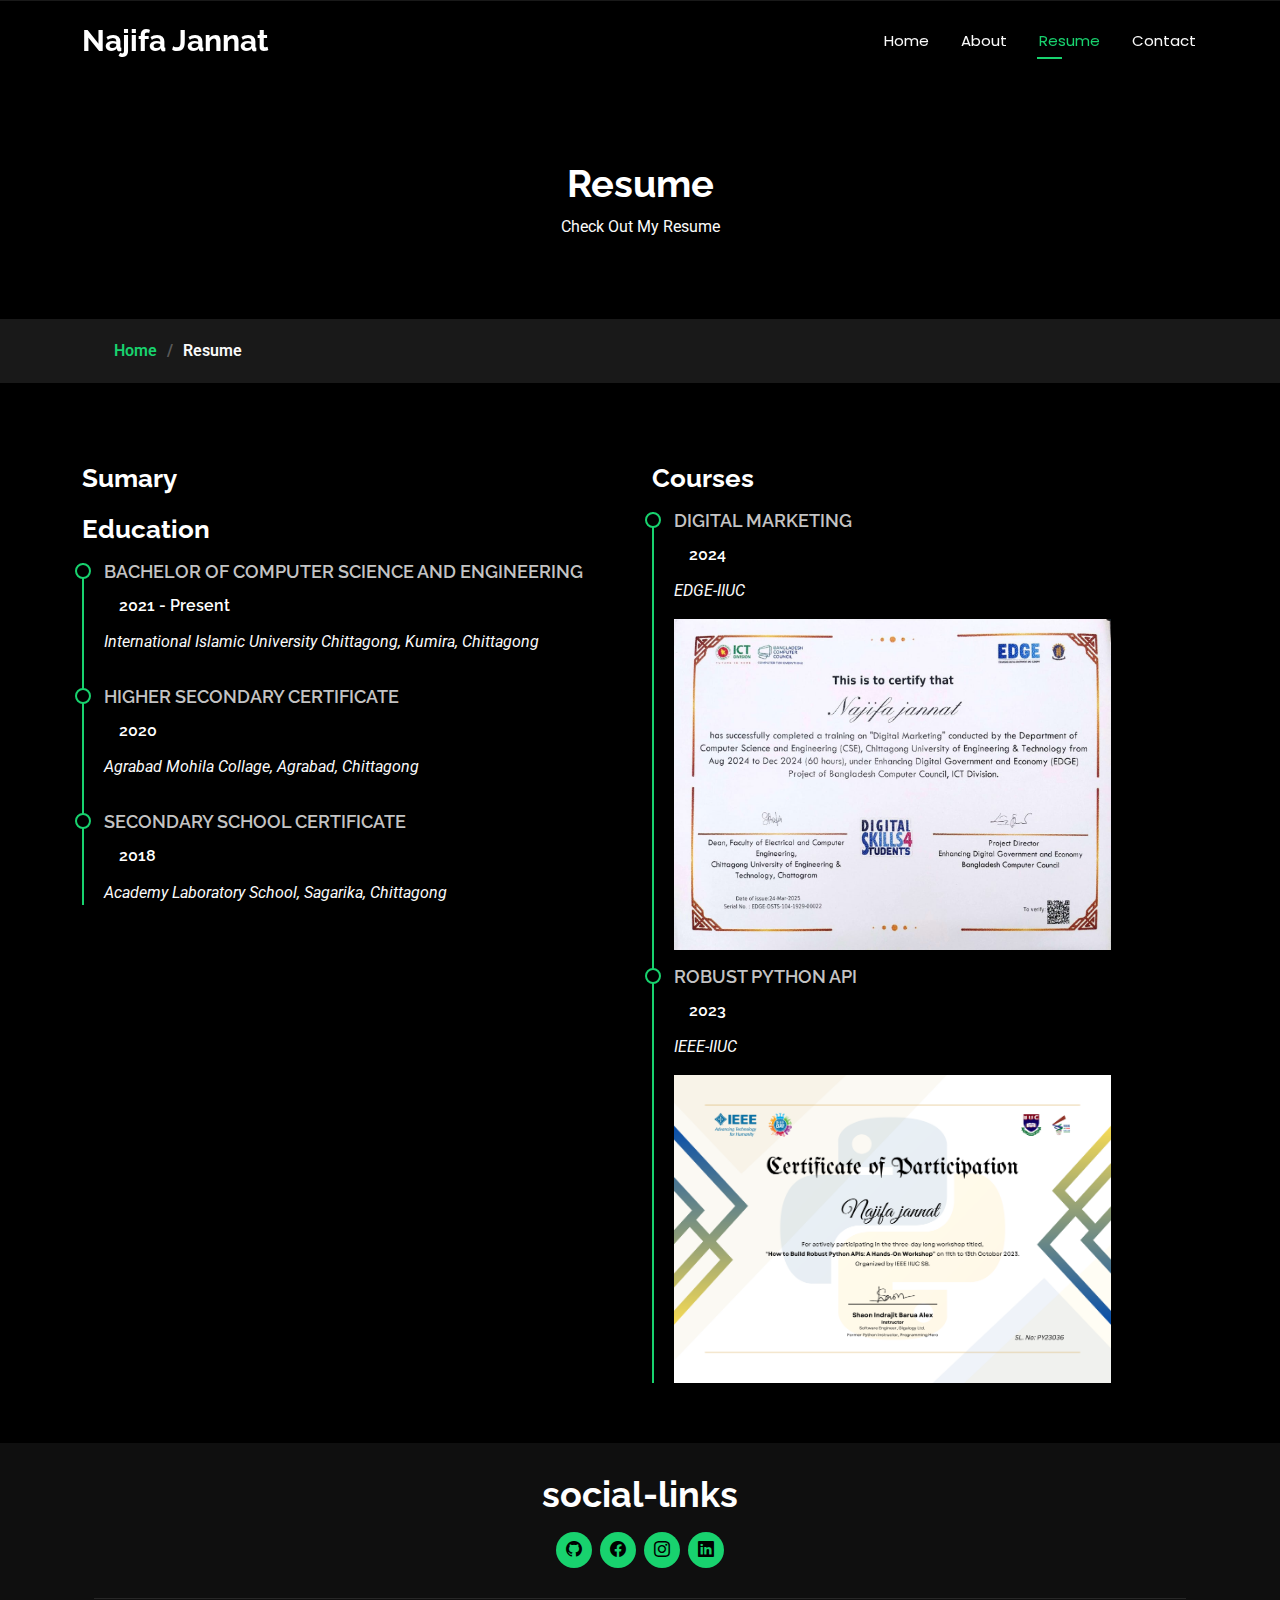
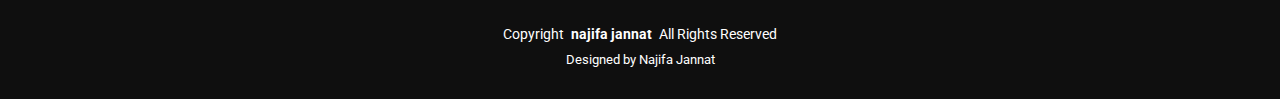
<file: Personal/resume.html>
<!DOCTYPE html>
<html lang="en">

<head>
  <meta charset="utf-8">
  <meta content="width=device-width, initial-scale=1.0" name="viewport">
  <title>Resume - Najifa Jannat </title>
  <meta name="description" content="">
  <meta name="keywords" content="">

  <!-- Favicons 
  <link href="assets/img/favicon.png" rel="icon">
  <link href="assets/img/apple-touch-icon.png" rel="apple-touch-icon">-->

  <!-- Fonts -->
  <link href="https://fonts.googleapis.com" rel="preconnect">
  <link href="https://fonts.gstatic.com" rel="preconnect" crossorigin>
  <link href="https://fonts.googleapis.com/css2?family=Roboto:ital,wght@0,100;0,300;0,400;0,500;0,700;0,900;1,100;1,300;1,400;1,500;1,700;1,900&family=Poppins:ital,wght@0,100;0,200;0,300;0,400;0,500;0,600;0,700;0,800;0,900;1,100;1,200;1,300;1,400;1,500;1,600;1,700;1,800;1,900&family=Raleway:ital,wght@0,100;0,200;0,300;0,400;0,500;0,600;0,700;0,800;0,900;1,100;1,200;1,300;1,400;1,500;1,600;1,700;1,800;1,900&display=swap" rel="stylesheet">

  <!-- Vendor CSS Files -->
  <link href="assets/vendor/bootstrap/css/bootstrap.min.css" rel="stylesheet">
  <link href="assets/vendor/bootstrap-icons/bootstrap-icons.css" rel="stylesheet">
  <link href="assets/vendor/aos/aos.css" rel="stylesheet">
  <link href="assets/vendor/swiper/swiper-bundle.min.css" rel="stylesheet">
  <link href="assets/vendor/glightbox/css/glightbox.min.css" rel="stylesheet">

  <!-- Main CSS File -->
  <link href="assets/css/main.css" rel="stylesheet">

  <!-- =======================================================
  * Template Name: Personal
  * Template URL: https://bootstrapmade.com/personal-free-resume-bootstrap-template/
  * Updated: Mar 05 2025 with Bootstrap v5.3.3
  * Author: BootstrapMade.com
  * License: https://bootstrapmade.com/license/
  ======================================================== -->
</head>

<body class="resume-page">

  <header id="header" class="header d-flex align-items-center fixed-top">
    <div class="container-fluid container-xl position-relative d-flex align-items-center justify-content-between">

      <a href="index.html" class="logo d-flex align-items-center">
        <!-- Uncomment the line below if you also wish to use an image logo -->
        <!-- <img src="assets/img/logo.webp" alt=""> -->
        <h1 class="sitename">Najifa Jannat</h1>
      </a>

      <nav id="navmenu" class="navmenu">
        <ul>
          <li><a href="index.html">Home</a></li>
          <li><a href="about.html">About</a></li>
          <li><a href="resume.html" class="active">Resume</a></li>
          <!--<li><a href="services.html">Services</a></li>-->
          <!--<li><a href="portfolio.html">Portfolio</a></li>-->
        
          <li><a href="contact.html">Contact</a></li>
        </ul>
        <i class="mobile-nav-toggle d-xl-none bi bi-list"></i>
      </nav>

    </div>
  </header>

  <main class="main">

    <!-- Page Title -->
    <div class="page-title" data-aos="fade">
      <div class="heading">
        <div class="container">
          <div class="row d-flex justify-content-center text-center">
            <div class="col-lg-8">
              <h1>Resume</h1>
              <p class="mb-0">Check Out My Resume </p>
            </div>
          </div>
        </div>
      </div>
      <nav class="breadcrumbs">
        <div class="container">
          <ol>
            <li><a href="index.html">Home</a></li>
            <li class="current">Resume</li>
          </ol>
        </div>
      </nav>
    </div><!-- End Page Title -->

    <!-- Resume Section -->
    <section id="resume" class="resume section">

      <div class="container">

        <div class="row">

          <div class="col-lg-6" data-aos="fade-up" data-aos-delay="100">
            <h3 class="resume-title">Sumary</h3>

            <h3 class="resume-title">Education</h3>
            <div class="resume-item">
              <h4>Bachelor of computer science and Engineering  </h4>
              <h5>2021 - Present</h5>
              <p><em>International Islamic University Chittagong, Kumira, Chittagong</em></p>
              <!--<p>Qui deserunt veniam. Et sed aliquam labore tempore sed quisquam iusto autem sit. Ea vero voluptatum qui ut dignissimos deleniti nerada porti sand markend</p>-->
            </div><!-- Edn Resume Item -->

            <div class="resume-item">
              <h4>Higher Secondary Certificate</h4>
              <h5>2020</h5>
              <p><em>Agrabad Mohila Collage, Agrabad, Chittagong</em></p>
              <!--<p>Quia nobis sequi est occaecati aut. Repudiandae et iusto quae reiciendis et quis Eius vel ratione eius unde vitae rerum voluptates asperiores voluptatem Earum molestiae consequatur neque etlon sader mart dila</p>-->
            </div>

            <div class="resume-item">
              <h4>Secondary School Certificate</h4>
              <h5>2018</h5>
              <p><em>Academy Laboratory School, Sagarika, Chittagong</em></p>
              <!--<p>Quia nobis sequi est occaecati aut. Repudiandae et iusto quae reiciendis et quis Eius vel ratione eius unde vitae rerum voluptates asperiores voluptatem Earum molestiae consequatur neque etlon sader mart dila</p>-->
            </div>
            <!-- Edn Resume Item -->

          </div>

          <div class="col-lg-6" data-aos="fade-up" data-aos-delay="200">
            <h3 class="resume-title">Courses</h3>
            <div class="resume-item">
              <h4>Digital Marketing</h4>
              <h5>2024</h5>
              <p><em>EDGE-IIUC </em></p>
                 <div class="col-lg-10">
            <img src="assets/img/course.jpeg" class="img-fluid" >
          </div>
             

            </div><!-- Edn Resume Item -->

            <div class="resume-item">
              <h4>Robust Python API</h4>
              <h5>2023</h5>
              <p><em>IEEE-IIUC</em></p>
               <div class="col-lg-10">
            <img src="assets/img/python.png" class="img-fluid" >
          </div>
              
            </div><!-- Edn Resume Item -->

          </div>

        </div>

      </div>

    </section><!-- /Resume Section -->

  </main>

  <footer id="footer" class="footer dark-background">
    <div class="container">
      <h3 class="sitename">social-links</h3>
     
      <div class="social-links d-flex justify-content-center">
         <a href="https://github.com/Konichiwaa"><i class="bi bi-github"></i></a>
          <a href="https://www.facebook.com/najjifa"><i class="bi bi-facebook"></i></a>
          <a href="https://www.instagram.com/najiifa.jannat/"><i class="bi bi-instagram"></i></a>
          <a href="https://www.linkedin.com/in/najifa-jannat"><i class="bi bi-linkedin"></i></a>
      </div>
      <div class="container">
        <div class="copyright">
          <span>Copyright</span> <strong class="px-1 sitename">najifa jannat</strong> <span>All Rights Reserved</span>
        </div>
        <div class="credits">
          <!-- All the links in the footer should remain intact. -->
          <!-- You can delete the links only if you've purchased the pro version. -->
          <!-- Licensing information: https://bootstrapmade.com/license/ -->
          <!-- Purchase the pro version with working PHP/AJAX contact form: [buy-url] -->
          Designed by Najifa Jannat</a>
        </div>
      </div>
    </div>
  </footer>

  <!-- Scroll Top -->
  <a href="#" id="scroll-top" class="scroll-top d-flex align-items-center justify-content-center"><i class="bi bi-arrow-up-short"></i></a>

  <!-- Preloader -->
  <div id="preloader"></div>

  <!-- Vendor JS Files -->
  <script src="assets/vendor/bootstrap/js/bootstrap.bundle.min.js"></script>
  <script src="assets/vendor/php-email-form/validate.js"></script>
  <script src="assets/vendor/aos/aos.js"></script>
  <script src="assets/vendor/typed.js/typed.umd.js"></script>
  <script src="assets/vendor/purecounter/purecounter_vanilla.js"></script>
  <script src="assets/vendor/waypoints/noframework.waypoints.js"></script>
  <script src="assets/vendor/swiper/swiper-bundle.min.js"></script>
  <script src="assets/vendor/glightbox/js/glightbox.min.js"></script>
  <script src="assets/vendor/imagesloaded/imagesloaded.pkgd.min.js"></script>
  <script src="assets/vendor/isotope-layout/isotope.pkgd.min.js"></script>

  <!-- Main JS File -->
  <script src="assets/js/main.js"></script>

</body>

</html>
</file>
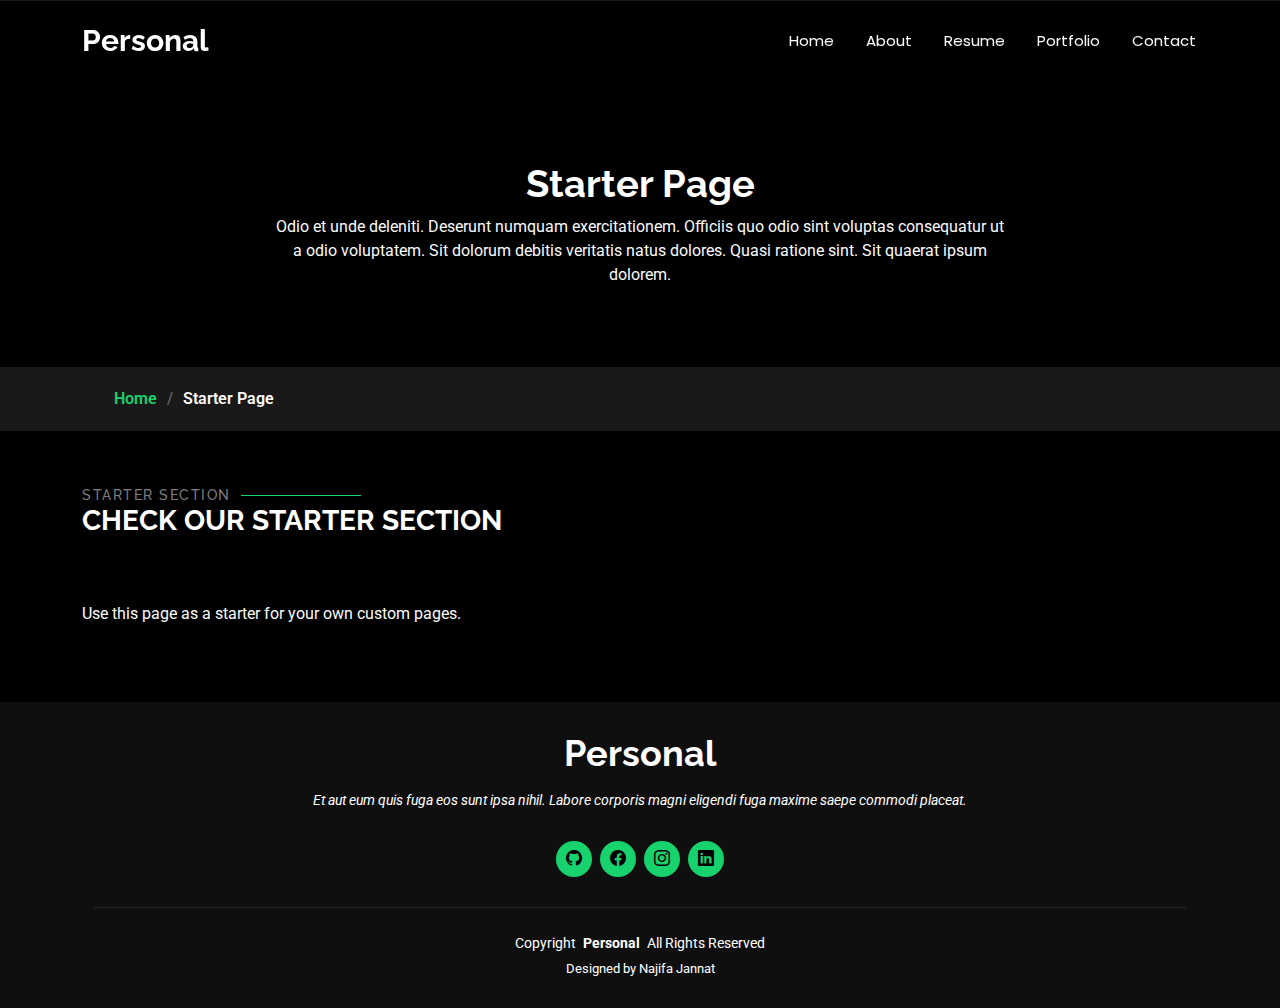
<file: Personal/starter-page.html>
<!DOCTYPE html>
<html lang="en">

<head>
  <meta charset="utf-8">
  <meta content="width=device-width, initial-scale=1.0" name="viewport">
  <title>Starter Page - Personal </title>
  <meta name="description" content="">
  <meta name="keywords" content="">

  <!-- Favicons -->
  <link href="assets/img/favicon.png" rel="icon">
  <link href="assets/img/apple-touch-icon.png" rel="apple-touch-icon">

  <!-- Fonts -->
  <link href="https://fonts.googleapis.com" rel="preconnect">
  <link href="https://fonts.gstatic.com" rel="preconnect" crossorigin>
  <link href="https://fonts.googleapis.com/css2?family=Roboto:ital,wght@0,100;0,300;0,400;0,500;0,700;0,900;1,100;1,300;1,400;1,500;1,700;1,900&family=Poppins:ital,wght@0,100;0,200;0,300;0,400;0,500;0,600;0,700;0,800;0,900;1,100;1,200;1,300;1,400;1,500;1,600;1,700;1,800;1,900&family=Raleway:ital,wght@0,100;0,200;0,300;0,400;0,500;0,600;0,700;0,800;0,900;1,100;1,200;1,300;1,400;1,500;1,600;1,700;1,800;1,900&display=swap" rel="stylesheet">

  <!-- Vendor CSS Files -->
  <link href="assets/vendor/bootstrap/css/bootstrap.min.css" rel="stylesheet">
  <link href="assets/vendor/bootstrap-icons/bootstrap-icons.css" rel="stylesheet">
  <link href="assets/vendor/aos/aos.css" rel="stylesheet">
  <link href="assets/vendor/swiper/swiper-bundle.min.css" rel="stylesheet">
  <link href="assets/vendor/glightbox/css/glightbox.min.css" rel="stylesheet">

  <!-- Main CSS File -->
  <link href="assets/css/main.css" rel="stylesheet">

  <!-- =======================================================
  * Template Name: Personal
  * Template URL: https://bootstrapmade.com/personal-free-resume-bootstrap-template/
  * Updated: Mar 05 2025 with Bootstrap v5.3.3
  * Author: BootstrapMade.com
  * License: https://bootstrapmade.com/license/
  ======================================================== -->
</head>

<body class="starter-page-page">

  <header id="header" class="header d-flex align-items-center fixed-top">
    <div class="container-fluid container-xl position-relative d-flex align-items-center justify-content-between">

      <a href="index.html" class="logo d-flex align-items-center">
        <!-- Uncomment the line below if you also wish to use an image logo -->
        <!-- <img src="assets/img/logo.webp" alt=""> -->
        <h1 class="sitename">Personal</h1>
      </a>

      <nav id="navmenu" class="navmenu">
        <ul>
          <li><a href="index.html">Home</a></li>
          <li><a href="about.html">About</a></li>
          <li><a href="resume.html">Resume</a></li>
         <!-- <li><a href="services.html">Services</a></li>-->
          <li><a href="portfolio.html">Portfolio</a></li>
         <!-- <li class="dropdown"><a href="#"><span>Dropdown</span> <i class="bi bi-chevron-down toggle-dropdown"></i></a>
            <ul>
              <li><a href="#">Dropdown 1</a></li>
              <li class="dropdown"><a href="#"><span>Deep Dropdown</span> <i class="bi bi-chevron-down toggle-dropdown"></i></a>
                <ul>
                  <li><a href="#">Deep Dropdown 1</a></li>
                  <li><a href="#">Deep Dropdown 2</a></li>
                  <li><a href="#">Deep Dropdown 3</a></li>
                  <li><a href="#">Deep Dropdown 4</a></li>
                  <li><a href="#">Deep Dropdown 5</a></li>
                </ul>
              </li>
              <li><a href="#">Dropdown 2</a></li>
              <li><a href="#">Dropdown 3</a></li>
              <li><a href="#">Dropdown 4</a></li>
            </ul>
          </li>-->
          <li><a href="contact.html">Contact</a></li>
        </ul>
        <i class="mobile-nav-toggle d-xl-none bi bi-list"></i>
      </nav>

    </div>
  </header>

  <main class="main">

    <!-- Page Title -->
    <div class="page-title" data-aos="fade">
      <div class="heading">
        <div class="container">
          <div class="row d-flex justify-content-center text-center">
            <div class="col-lg-8">
              <h1>Starter Page</h1>
              <p class="mb-0">Odio et unde deleniti. Deserunt numquam exercitationem. Officiis quo odio sint voluptas consequatur ut a odio voluptatem. Sit dolorum debitis veritatis natus dolores. Quasi ratione sint. Sit quaerat ipsum dolorem.</p>
            </div>
          </div>
        </div>
      </div>
      <nav class="breadcrumbs">
        <div class="container">
          <ol>
            <li><a href="index.html">Home</a></li>
            <li class="current">Starter Page</li>
          </ol>
        </div>
      </nav>
    </div><!-- End Page Title -->

    <!-- Starter Section Section -->
    <section id="starter-section" class="starter-section section">

      <!-- Section Title -->
      <div class="container section-title" data-aos="fade-up">
        <h2>Starter Section</h2>
        <div><span>Check Our</span> <span class="description-title">Starter Section</span></div>
      </div><!-- End Section Title -->

      <div class="container" data-aos="fade-up">
        <p>Use this page as a starter for your own custom pages.</p>
      </div>

    </section><!-- /Starter Section Section -->

  </main>

  <footer id="footer" class="footer dark-background">
    <div class="container">
      <h3 class="sitename">Personal</h3>
      <p>Et aut eum quis fuga eos sunt ipsa nihil. Labore corporis magni eligendi fuga maxime saepe commodi placeat.</p>
      <div class="social-links d-flex justify-content-center">
         <a href="https://github.com/Konichiwaa"><i class="bi bi-github"></i></a>
          <a href="https://www.facebook.com/najjifa"><i class="bi bi-facebook"></i></a>
          <a href="https://www.instagram.com/najiifa.jannat/"><i class="bi bi-instagram"></i></a>
          <a href="https://www.linkedin.com/in/najifa-jannat"><i class="bi bi-linkedin"></i></a>
      </div>
      <div class="container">
        <div class="copyright">
          <span>Copyright</span> <strong class="px-1 sitename">Personal</strong> <span>All Rights Reserved</span>
        </div>
        <div class="credits">
          <!-- All the links in the footer should remain intact. -->
          <!-- You can delete the links only if you've purchased the pro version. -->
          <!-- Licensing information: https://bootstrapmade.com/license/ -->
          <!-- Purchase the pro version with working PHP/AJAX contact form: [buy-url] -->
          Designed by 
      Najifa Jannat</a>
        </div>
      </div>
    </div>
  </footer>

  <!-- Scroll Top -->
  <a href="#" id="scroll-top" class="scroll-top d-flex align-items-center justify-content-center"><i class="bi bi-arrow-up-short"></i></a>

  <!-- Preloader -->
  <div id="preloader"></div>

  <!-- Vendor JS Files -->
  <script src="assets/vendor/bootstrap/js/bootstrap.bundle.min.js"></script>
  <script src="assets/vendor/php-email-form/validate.js"></script>
  <script src="assets/vendor/aos/aos.js"></script>
  <script src="assets/vendor/typed.js/typed.umd.js"></script>
  <script src="assets/vendor/purecounter/purecounter_vanilla.js"></script>
  <script src="assets/vendor/waypoints/noframework.waypoints.js"></script>
  <script src="assets/vendor/swiper/swiper-bundle.min.js"></script>
  <script src="assets/vendor/glightbox/js/glightbox.min.js"></script>
  <script src="assets/vendor/imagesloaded/imagesloaded.pkgd.min.js"></script>
  <script src="assets/vendor/isotope-layout/isotope.pkgd.min.js"></script>

  <!-- Main JS File -->
  <script src="assets/js/main.js"></script>

</body>

</html>
</file>
<file: Personal/assets/css/main.css>
/**
* Template Name: Personal
* Template URL: https://bootstrapmade.com/personal-free-resume-bootstrap-template/
* Updated: Mar 05 2025 with Bootstrap v5.3.3
* Author: BootstrapMade.com
* License: https://bootstrapmade.com/license/
*/

/*--------------------------------------------------------------
# Font & Color Variables
# Help: https://bootstrapmade.com/color-system/
--------------------------------------------------------------*/
/* Fonts */
:root {
  --default-font: "Roboto",  system-ui, -apple-system, "Segoe UI", Roboto, "Helvetica Neue", Arial, "Noto Sans", "Liberation Sans", sans-serif, "Apple Color Emoji", "Segoe UI Emoji", "Segoe UI Symbol", "Noto Color Emoji";
  --heading-font: "Raleway",  sans-serif;
  --nav-font: "Poppins",  sans-serif;
}

/* Global Colors - The following color variables are used throughout the website. Updating them here will change the color scheme of the entire website */
:root { 
  --background-color: #000000; /* Background color for the entire website, including individual sections */
  --default-color: #fafafa; /* Default color used for the majority of the text content across the entire website */
  --heading-color: #ffffff; /* Color for headings, subheadings and title throughout the website */
  --accent-color: #18d26e; /* Accent color that represents your brand on the website. It's used for buttons, links, and other elements that need to stand out */
  --surface-color: #1a1a1a; /* The surface color is used as a background of boxed elements within sections, such as cards, icon boxes, or other elements that require a visual separation from the global background. */
  --contrast-color: #000000; /* Contrast color for text, ensuring readability against backgrounds of accent, heading, or default colors. */
}

/* Nav Menu Colors - The following color variables are used specifically for the navigation menu. They are separate from the global colors to allow for more customization options */
:root {
  --nav-color: #fafafa;  /* The default color of the main navmenu links */
  --nav-hover-color: #18d26e; /* Applied to main navmenu links when they are hovered over or active */
  --nav-mobile-background-color: #1a1a1a; /* Used as the background color for mobile navigation menu */
  --nav-dropdown-background-color: #1a1a1a; /* Used as the background color for dropdown items that appear when hovering over primary navigation items */
  --nav-dropdown-color: #fafafa; /* Used for navigation links of the dropdown items in the navigation menu. */
  --nav-dropdown-hover-color: #18d26e; /* Similar to --nav-hover-color, this color is applied to dropdown navigation links when they are hovered over. */
}

/* Color Presets - These classes override global colors when applied to any section or element, providing reuse of the sam color scheme. */

.light-background {
  --background-color: #1a1a1a;
  --surface-color: #343434;
}

.dark-background {
  --background-color: rgba(15, 15, 15, 0.975);
  --default-color: #ffffff;
  --heading-color: #ffffff;
  --surface-color: #292929f9;
  --contrast-color: #000000;
}

/* Smooth scroll */
:root {
  scroll-behavior: smooth;
}

/*--------------------------------------------------------------
# General Styling & Shared Classes
--------------------------------------------------------------*/
body {
  color: var(--default-color);
  background-color: var(--background-color);
  font-family: var(--default-font);
}

a {
  color: var(--accent-color);
  text-decoration: none;
  transition: 0.3s;
}

a:hover {
  color: color-mix(in srgb, var(--accent-color), transparent 25%);
  text-decoration: none;
}

h1,
h2,
h3,
h4,
h5,
h6 {
  color: var(--heading-color);
  font-family: var(--heading-font);
}

/* PHP Email Form Messages
------------------------------*/
.php-email-form .error-message {
  display: none;
  background: #df1529;
  color: #ffffff;
  text-align: left;
  padding: 15px;
  margin-bottom: 24px;
  font-weight: 600;
}

.php-email-form .sent-message {
  display: none;
  color: #ffffff;
  background: #059652;
  text-align: center;
  padding: 15px;
  margin-bottom: 24px;
  font-weight: 600;
}

.php-email-form .loading {
  display: none;
  background: var(--surface-color);
  text-align: center;
  padding: 15px;
  margin-bottom: 24px;
}

.php-email-form .loading:before {
  content: "";
  display: inline-block;
  border-radius: 50%;
  width: 24px;
  height: 24px;
  margin: 0 10px -6px 0;
  border: 3px solid var(--accent-color);
  border-top-color: var(--surface-color);
  animation: php-email-form-loading 1s linear infinite;
}

@keyframes php-email-form-loading {
  0% {
    transform: rotate(0deg);
  }

  100% {
    transform: rotate(360deg);
  }
}

/*--------------------------------------------------------------
# Global Header
--------------------------------------------------------------*/
.header {
  --background-color: rgba(0, 0, 0, 0);
  color: var(--default-color);
  background-color: var(--background-color);
  padding: 15px 0;
  transition: all 0.5s;
  z-index: 997;
}

.header .logo {
  line-height: 1;
}

.header .logo img {
  max-height: 32px;
  margin-right: 8px;
}

.header .logo h1 {
  font-size: 30px;
  margin: 0;
  font-weight: 700;
  color: var(--heading-color);
}

.scrolled .header {
  box-shadow: 0px 0 18px rgba(0, 0, 0, 0.1);
}

/* Global Header on Scroll
------------------------------*/
.scrolled .header {
  --background-color: rgba(0, 0, 0, 0.8);
}

/*--------------------------------------------------------------
# Navigation Menu
--------------------------------------------------------------*/
/* Desktop Navigation */
@media (min-width: 1200px) {
  .navmenu {
    padding: 0;
  }

  .navmenu ul {
    margin: 0;
    padding: 0;
    display: flex;
    list-style: none;
    align-items: center;
  }

  .navmenu li {
    position: relative;
  }

  .navmenu>ul>li {
    white-space: nowrap;
    padding: 15px 14px;
  }

  .navmenu>ul>li:last-child {
    padding-right: 0;
  }

  .navmenu a,
  .navmenu a:focus {
    color: var(--nav-color);
    font-size: 15px;
    padding: 0 2px;
    font-family: var(--nav-font);
    font-weight: 400;
    display: flex;
    align-items: center;
    justify-content: space-between;
    white-space: nowrap;
    transition: 0.3s;
    position: relative;
  }

  .navmenu a i,
  .navmenu a:focus i {
    font-size: 12px;
    line-height: 0;
    margin-left: 5px;
    transition: 0.3s;
  }

  .navmenu>ul>li>a:before {
    content: "";
    position: absolute;
    height: 2px;
    bottom: -6px;
    left: 0;
    background-color: var(--nav-hover-color);
    visibility: hidden;
    width: 0px;
    transition: all 0.3s ease-in-out 0s;
  }

  .navmenu a:hover:before,
  .navmenu li:hover>a:before,
  .navmenu .active:before {
    visibility: visible;
    width: 25px;
  }

  .navmenu li:hover>a,
  .navmenu .active,
  .navmenu .active:focus {
    color: var(--nav-hover-color);
  }

  .navmenu .dropdown ul {
    margin: 0;
    padding: 10px 0;
    background: var(--nav-dropdown-background-color);
    display: block;
    position: absolute;
    visibility: hidden;
    left: 14px;
    top: 130%;
    opacity: 0;
    transition: 0.3s;
    border-radius: 4px;
    z-index: 99;
    box-shadow: 0px 0px 30px rgba(0, 0, 0, 0.1);
  }

  .navmenu .dropdown ul li {
    min-width: 200px;
  }

  .navmenu .dropdown ul a {
    padding: 10px 20px;
    font-size: 15px;
    text-transform: none;
    color: var(--nav-dropdown-color);
  }

  .navmenu .dropdown ul a i {
    font-size: 12px;
  }

  .navmenu .dropdown ul a:hover,
  .navmenu .dropdown ul .active:hover,
  .navmenu .dropdown ul li:hover>a {
    color: var(--nav-dropdown-hover-color);
  }

  .navmenu .dropdown:hover>ul {
    opacity: 1;
    top: 100%;
    visibility: visible;
  }

  .navmenu .dropdown .dropdown ul {
    top: 0;
    left: -90%;
    visibility: hidden;
  }

  .navmenu .dropdown .dropdown:hover>ul {
    opacity: 1;
    top: 0;
    left: -100%;
    visibility: visible;
  }
}

/* Mobile Navigation */
@media (max-width: 1199px) {
  .mobile-nav-toggle {
    color: var(--nav-color);
    font-size: 28px;
    line-height: 0;
    margin-right: 10px;
    cursor: pointer;
    transition: color 0.3s;
  }

  .navmenu {
    padding: 0;
    z-index: 9997;
  }

  .navmenu ul {
    display: none;
    list-style: none;
    position: absolute;
    inset: 60px 20px 20px 20px;
    padding: 10px 0;
    margin: 0;
    border-radius: 6px;
    background-color: var(--nav-mobile-background-color);
    border: 1px solid color-mix(in srgb, var(--default-color), transparent 90%);
    box-shadow: none;
    overflow-y: auto;
    transition: 0.3s;
    z-index: 9998;
  }

  .navmenu a,
  .navmenu a:focus {
    color: var(--nav-dropdown-color);
    padding: 10px 20px;
    font-family: var(--nav-font);
    font-size: 17px;
    font-weight: 500;
    display: flex;
    align-items: center;
    justify-content: space-between;
    white-space: nowrap;
    transition: 0.3s;
  }

  .navmenu a i,
  .navmenu a:focus i {
    font-size: 12px;
    line-height: 0;
    margin-left: 5px;
    width: 30px;
    height: 30px;
    display: flex;
    align-items: center;
    justify-content: center;
    border-radius: 50%;
    transition: 0.3s;
    background-color: color-mix(in srgb, var(--accent-color), transparent 90%);
  }

  .navmenu a i:hover,
  .navmenu a:focus i:hover {
    background-color: var(--accent-color);
    color: var(--contrast-color);
  }

  .navmenu a:hover,
  .navmenu .active,
  .navmenu .active:focus {
    color: var(--nav-dropdown-hover-color);
  }

  .navmenu .active i,
  .navmenu .active:focus i {
    background-color: var(--accent-color);
    color: var(--contrast-color);
    transform: rotate(180deg);
  }

  .navmenu .dropdown ul {
    position: static;
    display: none;
    z-index: 99;
    padding: 10px 0;
    margin: 10px 20px;
    background-color: var(--nav-dropdown-background-color);
    transition: all 0.5s ease-in-out;
  }

  .navmenu .dropdown ul ul {
    background-color: rgba(33, 37, 41, 0.1);
  }

  .navmenu .dropdown>.dropdown-active {
    display: block;
    background-color: rgba(33, 37, 41, 0.03);
  }

  .mobile-nav-active {
    overflow: hidden;
  }

  .mobile-nav-active .mobile-nav-toggle {
    color: #fff;
    position: absolute;
    font-size: 32px;
    top: 15px;
    right: 15px;
    margin-right: 0;
    z-index: 9999;
  }

  .mobile-nav-active .navmenu {
    position: fixed;
    overflow: hidden;
    inset: 0;
    background: rgba(33, 37, 41, 0.8);
    transition: 0.3s;
  }

  .mobile-nav-active .navmenu>ul {
    display: block;
  }
}

/*--------------------------------------------------------------
# Global Footer
--------------------------------------------------------------*/
.footer {
  color: var(--default-color);
  background-color: var(--background-color);
  font-size: 14px;
  text-align: center;
  padding: 30px 0;
  position: relative;
}

.footer h3 {
  font-size: 36px;
  font-weight: 700;
  position: relative;
  padding: 0;
  margin: 0 0 15px 0;
}

.footer p {
  font-size: 15;
  font-style: italic;
  padding: 0;
  margin: 0 0 30px 0;
}

.footer .social-links {
  margin: 0 0 30px 0;
}

.footer .social-links a {
  font-size: 16px;
  display: flex;
  align-items: center;
  justify-content: center;
  background: var(--accent-color);
  color: var(--contrast-color);
  line-height: 1;
  margin: 0 4px;
  border-radius: 50%;
  text-align: center;
  width: 36px;
  height: 36px;
  transition: 0.3s;
}

.footer .social-links a:hover {
  background: color-mix(in srgb, var(--accent-color), transparent 20%);
  text-decoration: none;
}

.footer .copyright {
  padding-top: 25px;
  border-top: 1px solid color-mix(in srgb, var(--default-color), transparent 90%);
}

.footer .credits {
  font-size: 13px;
  padding-top: 5px;
}

/*--------------------------------------------------------------
# Preloader
--------------------------------------------------------------*/
#preloader {
  position: fixed;
  inset: 0;
  z-index: 999999;
  overflow: hidden;
  background: var(--background-color);
  transition: all 0.6s ease-out;
}

#preloader:before {
  content: "";
  position: fixed;
  top: calc(50% - 30px);
  left: calc(50% - 30px);
  border: 6px solid #ffffff;
  border-color: var(--accent-color) transparent var(--accent-color) transparent;
  border-radius: 50%;
  width: 60px;
  height: 60px;
  animation: animate-preloader 1.5s linear infinite;
}

@keyframes animate-preloader {
  0% {
    transform: rotate(0deg);
  }

  100% {
    transform: rotate(360deg);
  }
}

/*--------------------------------------------------------------
# Scroll Top Button
--------------------------------------------------------------*/
.scroll-top {
  position: fixed;
  visibility: hidden;
  opacity: 0;
  right: 15px;
  bottom: -15px;
  z-index: 99999;
  background-color: var(--accent-color);
  width: 44px;
  height: 44px;
  border-radius: 50px;
  transition: all 0.4s;
}

.scroll-top i {
  font-size: 24px;
  color: var(--contrast-color);
  line-height: 0;
}

.scroll-top:hover {
  background-color: color-mix(in srgb, var(--accent-color), transparent 20%);
  color: var(--contrast-color);
}

.scroll-top.active {
  visibility: visible;
  opacity: 1;
  bottom: 15px;
}

/*--------------------------------------------------------------
# Disable aos animation delay on mobile devices
--------------------------------------------------------------*/
@media screen and (max-width: 768px) {
  [data-aos-delay] {
    transition-delay: 0 !important;
  }
}

/*--------------------------------------------------------------
# Global Page Titles & Breadcrumbs
--------------------------------------------------------------*/
.page-title {
  color: var(--default-color);
  background-color: var(--background-color);
  position: relative;
}

.page-title .heading {
  padding: 160px 0 80px 0;
  border-top: 1px solid color-mix(in srgb, var(--default-color), transparent 90%);
}

.page-title .heading h1 {
  font-size: 38px;
  font-weight: 700;
}

.page-title nav {
  background-color: color-mix(in srgb, var(--default-color), transparent 90%);
  padding: 20px 0;
}

.page-title nav ol {
  display: flex;
  flex-wrap: wrap;
  list-style: none;
  margin: 0;
  font-size: 16px;
  font-weight: 600;
}

.page-title nav ol li+li {
  padding-left: 10px;
}

.page-title nav ol li+li::before {
  content: "/";
  display: inline-block;
  padding-right: 10px;
  color: color-mix(in srgb, var(--default-color), transparent 70%);
}

/*--------------------------------------------------------------
# Global Sections
--------------------------------------------------------------*/
section,
.section {
  color: var(--default-color);
  background-color: var(--background-color);
  padding: 60px 0;
  scroll-margin-top: 100px;
  overflow: clip;
}

@media (max-width: 1199px) {

  section,
  .section {
    scroll-margin-top: 66px;
  }
}

/*--------------------------------------------------------------
# Global Section Titles
--------------------------------------------------------------*/
.section-title {
  padding-bottom: 60px;
  position: relative;
}

.section-title h2 {
  font-size: 14px;
  font-weight: 500;
  padding: 0;
  line-height: 1px;
  margin: 0;
  letter-spacing: 1.5px;
  text-transform: uppercase;
  color: color-mix(in srgb, var(--default-color), transparent 50%);
  position: relative;
}

.section-title h2::after {
  content: "";
  width: 120px;
  height: 1px;
  display: inline-block;
  background: var(--accent-color);
  margin: 4px 10px;
}

.section-title div {
  color: var(--heading-color);
  margin: 0;
  margin: 0;
  font-size: 28px;
  font-weight: 700;
  text-transform: uppercase;
  font-family: var(--heading-font);
}

/*--------------------------------------------------------------
# Hero Section
--------------------------------------------------------------*/
.hero {
  width: 100%;
  min-height: 100vh;
  position: relative;
  padding: 80px 0;
  display: flex;
  align-items: center;
  justify-content: center;
}

.hero img {
   position: absolute;
  top: 0;
  right: 0;
  width: 50%;
  height: 100%;
  object-fit: cover;
  z-index: 1;
}

.hero .container {
  position: relative;
  z-index: 3;
}

.hero h2 {
  margin: 0;
  font-size: 64px;
  font-weight: 700;
}

.hero p {
  margin: 5px 0 0 0;
  font-size: 26px;
}

.hero p span {
  letter-spacing: 1px;
  border-bottom: 2px solid var(--accent-color);
}

.hero .social-links {
  margin-top: 25px;
}

.hero .social-links a {
  background-color: color-mix(in srgb, var(--default-color), transparent 90%);
  color: var(--default-color);
  font-size: 20px;
  width: 40px;
  height: 40px;
  border-radius: 50px;
  display: inline-flex;
  align-items: center;
  justify-content: center;
  margin-right: 20px;
  transition: 0.3s;
}

.hero .social-links a:hover {
  background-color: var(--accent-color);
}

@media (max-width: 768px) {
  .hero h2 {
    font-size: 32px;
  }

  .hero p {
    font-size: 20px;
  }
}

/*--------------------------------------------------------------
# About Section
--------------------------------------------------------------*/
.about .content h2 {
  font-weight: 700;
  font-size: 24px;
}

.about .content ul {
  list-style: none;
  padding: 0;
}

.about .content ul li {
  margin-bottom: 20px;
  display: flex;
  align-items: center;
}

.about .content ul strong {
  margin-right: 10px;
}

.about .content ul i {
  font-size: 16px;
  margin-right: 5px;
  color: var(--accent-color);
  line-height: 0;
}

/*--------------------------------------------------------------
# Stats Section
--------------------------------------------------------------*/
.stats i {
  background-color: var(--surface-color);
  color: var(--accent-color);
  box-shadow: 0px 2px 25px rgba(0, 0, 0, 0.1);
  width: 54px;
  height: 54px;
  font-size: 24px;
  border-radius: 50px;
  border: 2px solid var(--background-color);
  display: inline-flex;
  align-items: center;
  justify-content: center;
  position: relative;
  z-index: 1;
}

.stats .stats-item {
  background-color: var(--surface-color);
  margin-top: -27px;
  padding: 30px 30px 25px 30px;
  width: 100%;
  position: relative;
  text-align: center;
  box-shadow: 0px 2px 35px rgba(0, 0, 0, 0.1);
  border-radius: 4px;
  z-index: 0;
}

.stats .stats-item span {
  font-size: 36px;
  display: block;
  font-weight: 700;
  color: color-mix(in srgb, var(--default-color), transparent 20%);
}

.stats .stats-item p {
  padding: 0;
  margin: 0;
  font-family: var(--heading-font);
  font-size: 16px;
}

/*--------------------------------------------------------------
# Skills Section
--------------------------------------------------------------*/
.skills .progress {
  height: 60px;
  display: block;
  background: none;
  border-radius: 0;
}

.skills .progress .skill {
  color: var(--heading-color);
  padding: 0;
  margin: 0 0 6px 0;
  text-transform: uppercase;
  display: block;
  font-weight: 600;
  font-family: var(--heading-font);
}

.skills .progress .skill .val {
  float: right;
  font-style: normal;
}

.skills .progress-bar-wrap {
  background: color-mix(in srgb, var(--default-color), transparent 90%);
  height: 10px;
}

.skills .progress-bar {
  width: 1px;
  height: 10px;
  transition: 0.9s;
  background-color: var(--accent-color);
}

/*--------------------------------------------------------------
# Interests Section
--------------------------------------------------------------*/
.interests .features-item {
  background-color: var(--surface-color);
  display: flex;
  align-items: center;
  padding: 20px;
  transition: 0.3s;
  border: 1px solid color-mix(in srgb, var(--default-color), transparent 90%);
  position: relative;
}

.interests .features-item i {
  font-size: 32px;
  padding-right: 10px;
  line-height: 0;
}

.interests .features-item h3 {
  font-weight: 700;
  margin: 0;
  padding: 0;
  line-height: 1;
  font-size: 16px;
}

.interests .features-item h3 a {
  color: var(--heading-color);
  transition: 0.3s;
}

.interests .features-item:hover {
  border-color: var(--accent-color);
}

.interests .features-item:hover h3 a {
  color: var(--accent-color);
}

/*--------------------------------------------------------------
# Testimonials Section
--------------------------------------------------------------*/
.testimonials .testimonials-carousel,
.testimonials .testimonials-slider {
  overflow: hidden;
}

.testimonials .testimonial-item {
  box-sizing: content-box;
  min-height: 320px;
}

.testimonials .testimonial-item .testimonial-img {
  width: 90px;
  border-radius: 50%;
  margin: -40px 0 0 40px;
  position: relative;
  z-index: 2;
  border: 6px solid var(--background-color);
}

.testimonials .testimonial-item h3 {
  font-size: 18px;
  font-weight: bold;
  margin: 10px 0 5px 45px;
}

.testimonials .testimonial-item h4 {
  font-size: 14px;
  color: color-mix(in srgb, var(--default-color), transparent 20%);
  margin: 0 0 0 45px;
}

.testimonials .testimonial-item .quote-icon-left,
.testimonials .testimonial-item .quote-icon-right {
  color: color-mix(in srgb, var(--accent-color), transparent 50%);
  font-size: 26px;
  line-height: 0;
}

.testimonials .testimonial-item .quote-icon-left {
  display: inline-block;
  left: -5px;
  position: relative;
}

.testimonials .testimonial-item .quote-icon-right {
  display: inline-block;
  right: -5px;
  position: relative;
  top: 10px;
  transform: scale(-1, -1);
}

.testimonials .testimonial-item p {
  font-style: italic;
  margin: 0 15px 0 15px;
  padding: 20px 20px 60px 20px;
  background: var(--surface-color);
  border-radius: 6px;
  position: relative;
  z-index: 1;
}

.testimonials .swiper-wrapper {
  height: auto;
}

.testimonials .swiper-pagination {
  margin-top: 20px;
  position: relative;
}

.testimonials .swiper-pagination .swiper-pagination-bullet {
  width: 12px;
  height: 12px;
  background-color: var(--background-color);
  opacity: 1;
  border: 1px solid var(--accent-color);
}

.testimonials .swiper-pagination .swiper-pagination-bullet-active {
  background-color: var(--accent-color);
}

/*--------------------------------------------------------------
# Resume Section
--------------------------------------------------------------*/
.resume .resume-title {
  color: var(--heading-color);
  font-size: 26px;
  font-weight: 700;
  margin-top: 20px;
  margin-bottom: 20px;
}

.resume .resume-item {
  padding: 0 0 20px 20px;
  margin-top: -2px;
  border-left: 2px solid var(--accent-color);
  position: relative;
}

.resume .resume-item h4 {
  line-height: 18px;
  font-size: 18px;
  font-weight: 600;
  text-transform: uppercase;
  color: color-mix(in srgb, var(--default-color), transparent 20%);
  margin-bottom: 10px;
}

.resume .resume-item h5 {
  font-size: 16px;
  padding: 5px 15px;
  display: inline-block;
  font-weight: 600;
  margin-bottom: 10px;
}

.resume .resume-item ul {
  padding-left: 20px;
}

.resume .resume-item ul li {
  padding-bottom: 10px;
}

.resume .resume-item:last-child {
  padding-bottom: 0;
}

.resume .resume-item::before {
  content: "";
  position: absolute;
  width: 16px;
  height: 16px;
  border-radius: 50px;
  left: -9px;
  top: 0;
  background: var(--background-color);
  border: 2px solid var(--accent-color);
}

/*--------------------------------------------------------------
# Services Section
--------------------------------------------------------------*/
.services .service-item {
  background-color: var(--surface-color);
  text-align: center;
  padding: 80px 20px;
  transition: all ease-in-out 0.3s;
  height: 100%;
}

.services .service-item .icon {
  margin: 0 auto;
  width: 64px;
  height: 64px;
  background: var(--accent-color);
  border-radius: 4px;
  display: flex;
  align-items: center;
  justify-content: center;
  margin-bottom: 20px;
  transition: 0.3s;
  transform-style: preserve-3d;
}

.services .service-item .icon i {
  color: var(--contrast-color);
  font-size: 28px;
  transition: ease-in-out 0.3s;
}

.services .service-item .icon::before {
  position: absolute;
  content: "";
  left: -8px;
  top: -8px;
  height: 100%;
  width: 100%;
  background: color-mix(in srgb, var(--accent-color), transparent 80%);
  border-radius: 5px;
  transition: all 0.3s ease-out 0s;
  transform: translateZ(-1px);
}

.services .service-item h3 {
  font-weight: 700;
  margin: 10px 0 15px 0;
  font-size: 22px;
}

.services .service-item p {
  line-height: 24px;
  font-size: 14px;
  margin-bottom: 0;
}

.services .service-item:hover {
  background: var(--accent-color);
  border-color: var(--accent-color);
}

.services .service-item:hover .icon {
  background: var(--surface-color);
}

.services .service-item:hover .icon i {
  color: var(--accent-color);
}

.services .service-item:hover .icon::before {
  background: color-mix(in srgb, var(--background-color), transparent 70%);
}

.services .service-item:hover h3,
.services .service-item:hover p {
  color: var(--contrast-color);
}

/*--------------------------------------------------------------
# Service Details Section
--------------------------------------------------------------*/
.service-details .services-list {
  background-color: var(--surface-color);
  padding: 10px 30px;
  border: 1px solid color-mix(in srgb, var(--default-color), transparent 90%);
  margin-bottom: 20px;
}

.service-details .services-list a {
  display: block;
  line-height: 1;
  padding: 8px 0 8px 15px;
  border-left: 3px solid color-mix(in srgb, var(--default-color), transparent 70%);
  margin: 20px 0;
  color: color-mix(in srgb, var(--default-color), transparent 20%);
  transition: 0.3s;
}

.service-details .services-list a.active {
  color: var(--heading-color);
  font-weight: 700;
  border-color: var(--accent-color);
}

.service-details .services-list a:hover {
  border-color: var(--accent-color);
}

.service-details .services-img {
  margin-bottom: 20px;
}

.service-details h3 {
  font-size: 26px;
  font-weight: 700;
}

.service-details h4 {
  font-size: 20px;
  font-weight: 700;
}

.service-details p {
  font-size: 15px;
}

.service-details ul {
  list-style: none;
  padding: 0;
  font-size: 15px;
}

.service-details ul li {
  padding: 5px 0;
  display: flex;
  align-items: center;
}

.service-details ul i {
  font-size: 20px;
  margin-right: 8px;
  color: var(--accent-color);
}

/*--------------------------------------------------------------
# Portfolio Section
--------------------------------------------------------------*/
.portfolio .portfolio-filters {
  padding: 0;
  margin: 0 auto 20px auto;
  list-style: none;
  text-align: center;
}

.portfolio .portfolio-filters li {
  cursor: pointer;
  display: inline-block;
  padding: 0;
  font-size: 18px;
  font-weight: 500;
  margin: 0 10px;
  line-height: 1;
  margin-bottom: 5px;
  transition: all 0.3s ease-in-out;
}

.portfolio .portfolio-filters li:hover,
.portfolio .portfolio-filters li.filter-active {
  color: var(--accent-color);
}

.portfolio .portfolio-filters li:first-child {
  margin-left: 0;
}

.portfolio .portfolio-filters li:last-child {
  margin-right: 0;
}

@media (max-width: 575px) {
  .portfolio .portfolio-filters li {
    font-size: 14px;
    margin: 0 5px;
  }
}

.portfolio .portfolio-content {
  position: relative;
  overflow: hidden;
}

.portfolio .portfolio-content img {
  transition: 0.3s;
}

.portfolio .portfolio-content .portfolio-info {
  opacity: 0;
  position: absolute;
  inset: 0;
  z-index: 3;
  transition: all ease-in-out 0.3s;
  background: rgba(0, 0, 0, 0.6);
  padding: 15px;
}

.portfolio .portfolio-content .portfolio-info h4 {
  font-size: 14px;
  padding: 5px 10px;
  font-weight: 400;
  color: #ffffff;
  display: inline-block;
  background-color: var(--accent-color);
}

.portfolio .portfolio-content .portfolio-info p {
  position: absolute;
  bottom: 10px;
  text-align: center;
  display: inline-block;
  left: 0;
  right: 0;
  font-size: 16px;
  font-weight: 600;
  color: rgba(255, 255, 255, 0.8);
}

.portfolio .portfolio-content .portfolio-info .preview-link,
.portfolio .portfolio-content .portfolio-info .details-link {
  position: absolute;
  left: calc(50% - 40px);
  font-size: 26px;
  top: calc(50% - 14px);
  color: #fff;
  transition: 0.3s;
  line-height: 1.2;
}

.portfolio .portfolio-content .portfolio-info .preview-link:hover,
.portfolio .portfolio-content .portfolio-info .details-link:hover {
  color: var(--accent-color);
}

.portfolio .portfolio-content .portfolio-info .details-link {
  left: 50%;
  font-size: 34px;
  line-height: 0;
}

.portfolio .portfolio-content:hover .portfolio-info {
  opacity: 1;
}

.portfolio .portfolio-content:hover img {
  transform: scale(1.1);
}

/*--------------------------------------------------------------
# Portfolio Details Section
--------------------------------------------------------------*/
.portfolio-details .portfolio-details-slider img {
  width: 100%;
}

.portfolio-details .portfolio-details-slider .swiper-pagination {
  margin-top: 20px;
  position: relative;
}

.portfolio-details .portfolio-details-slider .swiper-pagination .swiper-pagination-bullet {
  width: 12px;
  height: 12px;
  background-color: color-mix(in srgb, var(--default-color), transparent 85%);
  opacity: 1;
}

.portfolio-details .portfolio-details-slider .swiper-pagination .swiper-pagination-bullet-active {
  background-color: var(--accent-color);
}

.portfolio-details .portfolio-info {
  background-color: var(--surface-color);
  padding: 30px;
  box-shadow: 0px 0 30px rgba(0, 0, 0, 0.1);
}

.portfolio-details .portfolio-info h3 {
  font-size: 22px;
  font-weight: 700;
  margin-bottom: 20px;
  padding-bottom: 20px;
  border-bottom: 1px solid color-mix(in srgb, var(--default-color), transparent 85%);
}

.portfolio-details .portfolio-info ul {
  list-style: none;
  padding: 0;
  font-size: 15px;
}

.portfolio-details .portfolio-info ul li+li {
  margin-top: 10px;
}

.portfolio-details .portfolio-description {
  padding-top: 30px;
}

.portfolio-details .portfolio-description h2 {
  font-size: 26px;
  font-weight: 700;
  margin-bottom: 20px;
}

.portfolio-details .portfolio-description p {
  padding: 0;
  color: color-mix(in srgb, var(--default-color), transparent 30%);
}

/*--------------------------------------------------------------
# Starter Section Section
--------------------------------------------------------------*/
.starter-section {
  /* Add your styles here */
}

/*--------------------------------------------------------------
# Contact Section
--------------------------------------------------------------*/
.contact .info-item {
  box-shadow: 0px 0px 20px rgba(0, 0, 0, 0.1);
  padding: 20px 30px;
}

.contact .info-item .icon {
  color: var(--contrast-color);
  background-color: var(--accent-color);
  width: 56px;
  height: 56px;
  font-size: 24px;
  display: flex;
  justify-content: center;
  align-items: center;
  transition: all 0.3s ease-in-out;
  border-radius: 50%;
  margin-right: 15px;
}

.contact .info-item h3 {
  font-size: 18px;
  font-weight: 700;
  margin: 0 0 2px 0;
}

.contact .info-item p {
  padding: 0;
  margin-bottom: 0;
  font-size: 14px;
}

.contact .info-item .social-links a {
  font-size: 24px;
  display: inline-block;
  line-height: 1;
  margin: 4px 6px 0 0;
  transition: 0.3s;
  color: color-mix(in srgb, var(--default-color), transparent 50%);
}

.contact .info-item .social-links a:hover {
  color: var(--accent-color);
}

.contact .php-email-form {
  box-shadow: 0px 0px 20px rgba(0, 0, 0, 0.1);
  padding: 30px;
  margin-top: 30px;
}

@media (max-width: 575px) {
  .contact .php-email-form {
    padding: 20px;
  }
}

.contact .php-email-form input[type=text],
.contact .php-email-form input[type=email],
.contact .php-email-form textarea {
  color: var(--default-color);
  background-color: color-mix(in srgb, var(--background-color), transparent 50%);
  border-color: color-mix(in srgb, var(--default-color), transparent 80%);
  font-size: 14px;
  padding: 10px 15px;
  box-shadow: none;
  border-radius: 0;
}

.contact .php-email-form input[type=text]:focus,
.contact .php-email-form input[type=email]:focus,
.contact .php-email-form textarea:focus {
  border-color: var(--accent-color);
}

.contact .php-email-form input[type=text]::placeholder,
.contact .php-email-form input[type=email]::placeholder,
.contact .php-email-form textarea::placeholder {
  color: color-mix(in srgb, var(--default-color), transparent 70%);
}

.contact .php-email-form button[type=submit] {
  color: var(--contrast-color);
  background: var(--accent-color);
  border: 0;
  padding: 10px 30px;
  transition: 0.4s;
  border-radius: 50px;
}

.contact .php-email-form button[type=submit]:hover {
  background: color-mix(in srgb, var(--accent-color), transparent 20%);
}
</file>
